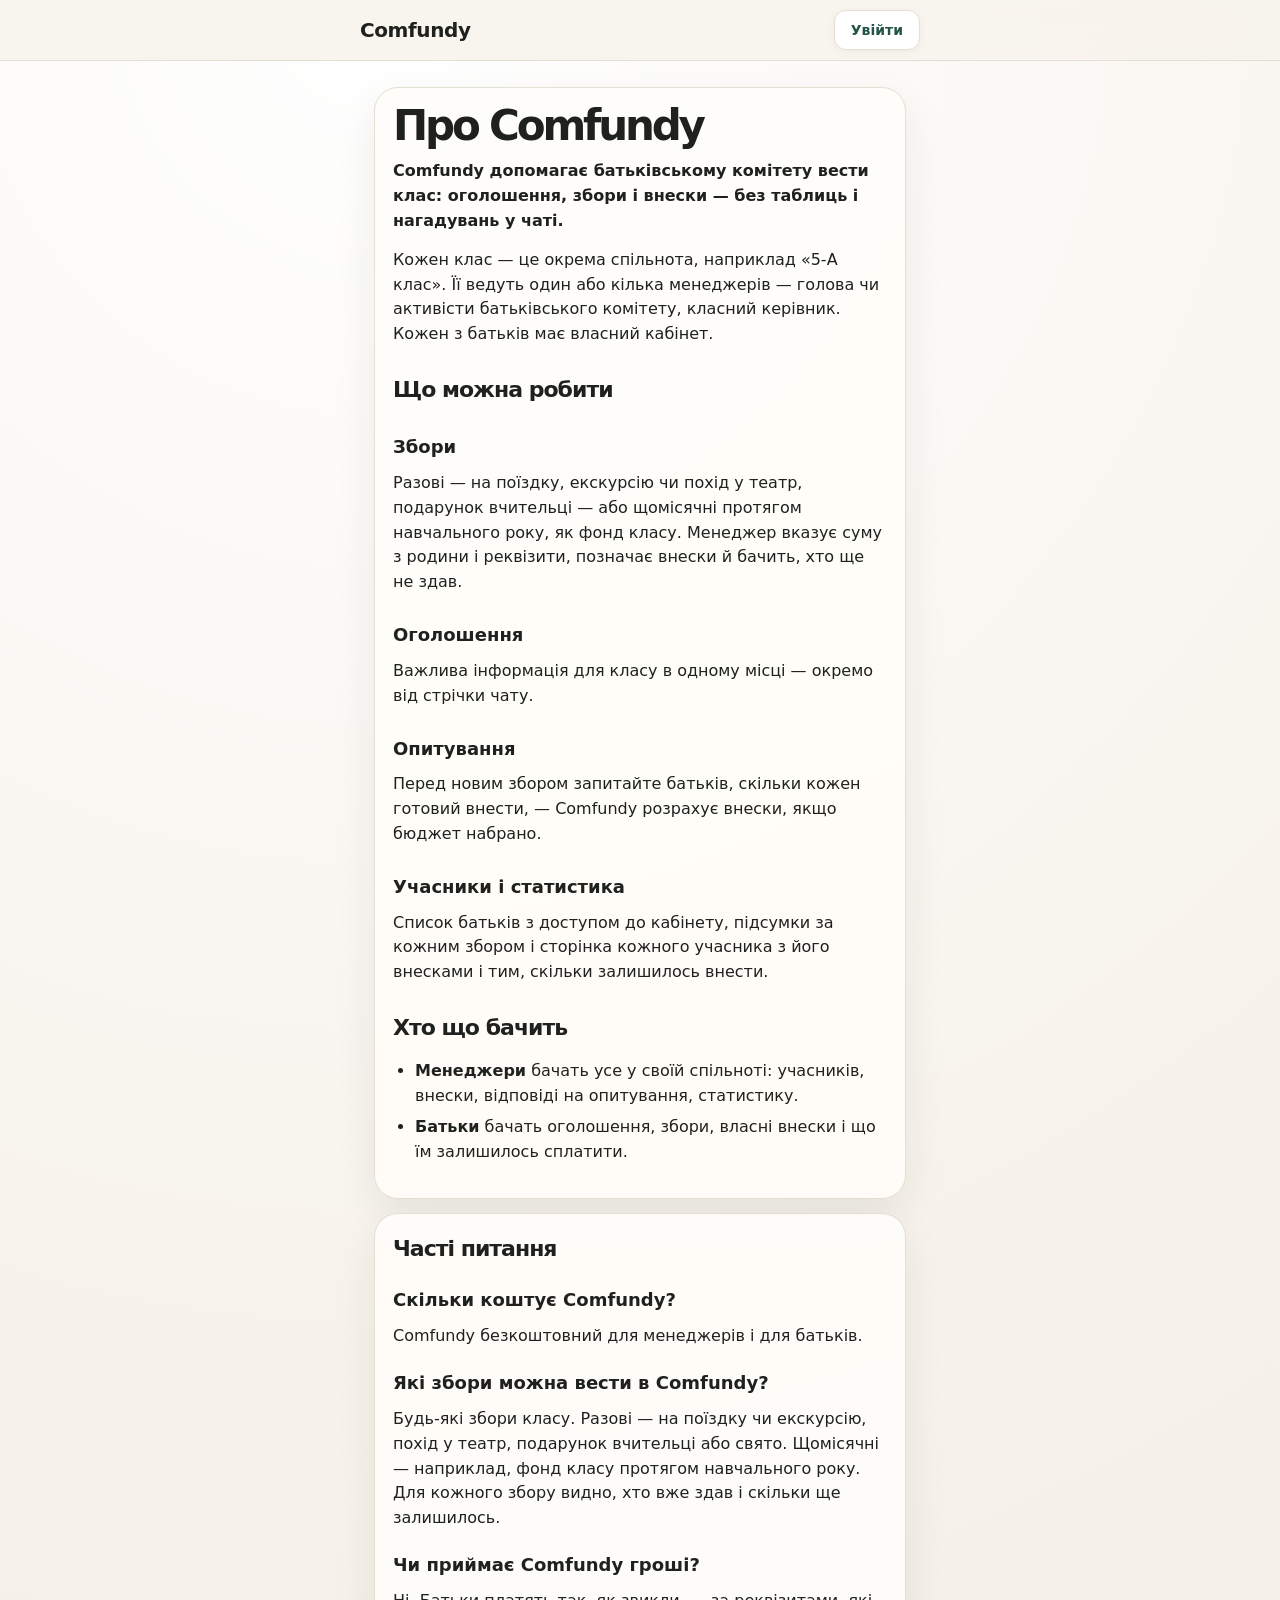
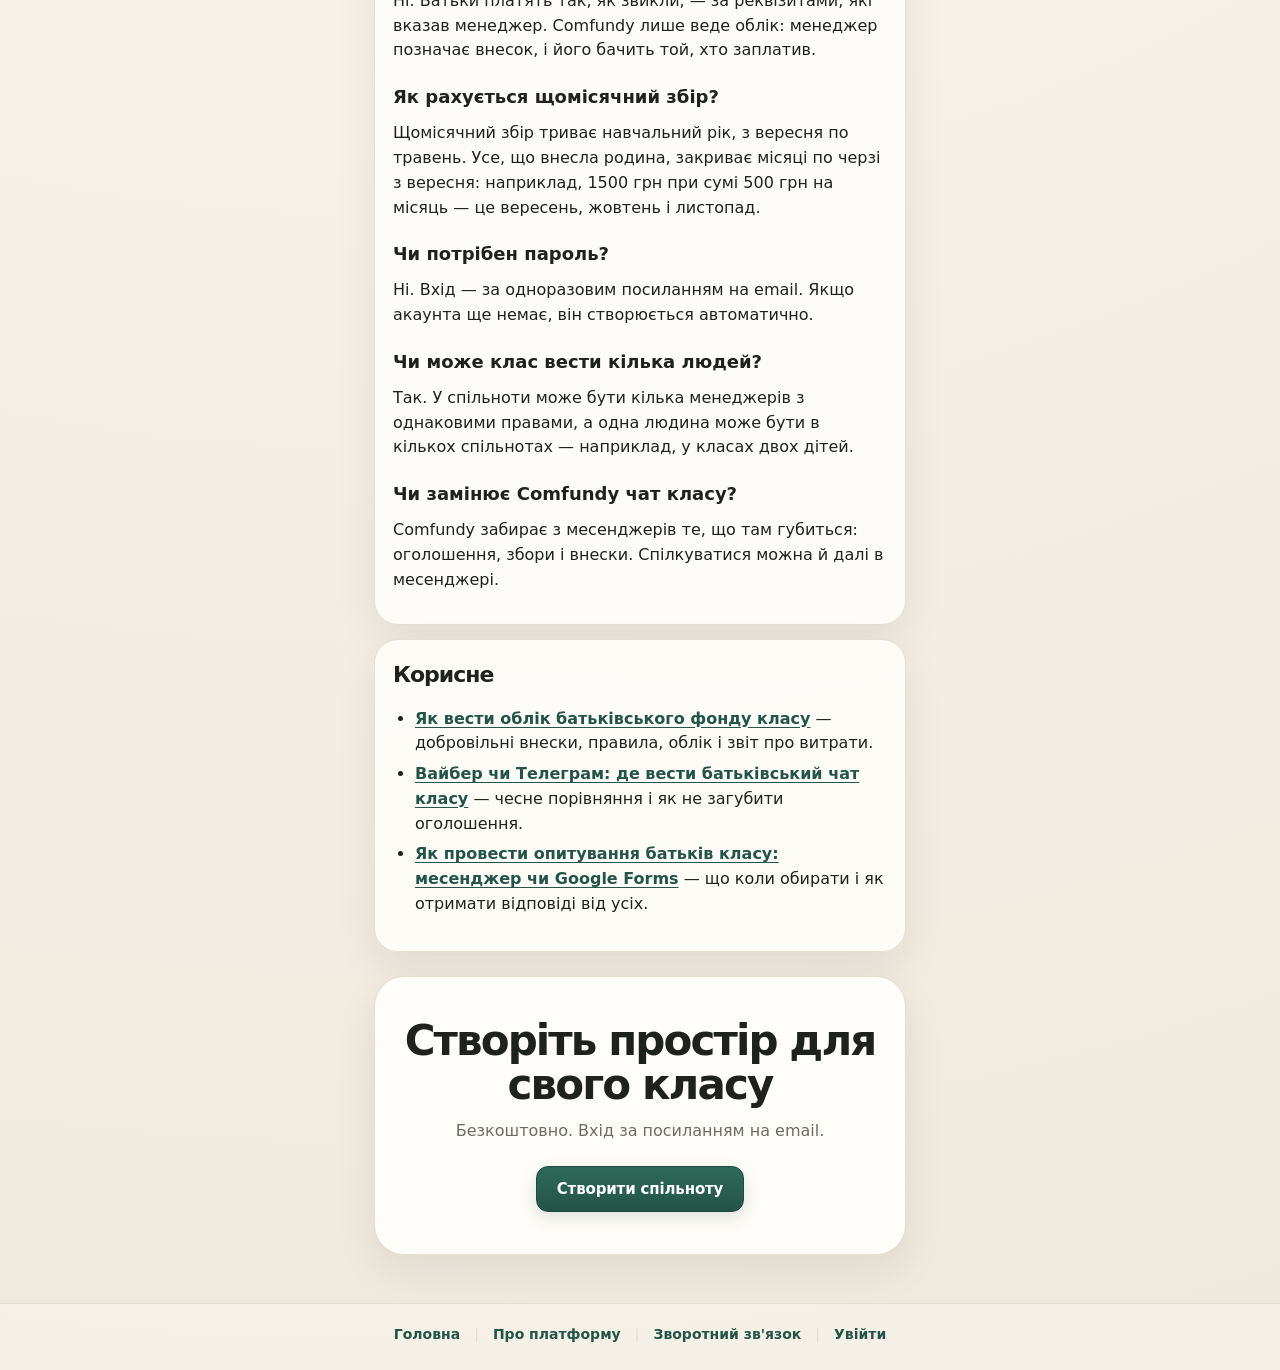
<file: about/index.html>
<!doctype html>
<html lang="uk">
<head>
  <meta charset="utf-8">
  <meta http-equiv="Content-Security-Policy" content="default-src 'self'; script-src 'self' 'unsafe-inline' https://cdn.jsdelivr.net https://gc.zgo.at; connect-src 'self' https://rcnyixakafcpmigojfhe.supabase.co wss://rcnyixakafcpmigojfhe.supabase.co https://comfundy.goatcounter.com; img-src 'self' data:; style-src 'self' 'unsafe-inline'; font-src 'self'; manifest-src 'self'; object-src 'none'; base-uri 'self'; form-action 'self'">
  <meta name="viewport" content="width=device-width,initial-scale=1,viewport-fit=cover">
  <meta name="theme-color" content="#245447">
  <title>Про Comfundy — як батьківському комітету вести збори, внески й оголошення</title>
  <meta name="description" content="Що вміє Comfundy, хто що бачить і відповіді на часті питання: які збори можна вести, скільки коштує, як рахується щомісячний збір.">
  <link rel="icon" href="/favicon.ico" sizes="48x48">
  <link rel="icon" href="/assets/icons/icon.svg" type="image/svg+xml">
  <link rel="apple-touch-icon" href="/assets/icons/apple-touch-icon.png">
  <link rel="manifest" href="/manifest.webmanifest">
  <link rel="canonical" href="https://comfundy.com/about/">
  <meta property="og:type" content="website">
  <meta property="og:locale" content="uk_UA">
  <meta property="og:site_name" content="Comfundy">
  <meta property="og:title" content="Про Comfundy — збори, внески й оголошення батьківського комітету">
  <meta property="og:description" content="Що вміє Comfundy, хто що бачить і відповіді на часті питання. Безкоштовно.">
  <meta property="og:url" content="https://comfundy.com/about/">
  <meta property="og:image" content="https://comfundy.com/assets/og-image.jpg">
  <meta name="twitter:card" content="summary_large_image">
  <script type="application/ld+json">
  {
    "@context": "https://schema.org",
    "@type": "FAQPage",
    "mainEntity": [
      { "@type": "Question", "name": "Скільки коштує Comfundy?",
        "acceptedAnswer": { "@type": "Answer", "text": "Comfundy безкоштовний для менеджерів і для батьків." } },
      { "@type": "Question", "name": "Які збори можна вести в Comfundy?",
        "acceptedAnswer": { "@type": "Answer", "text": "Будь-які збори класу. Разові — на поїздку чи екскурсію, похід у театр, подарунок вчительці або свято. Щомісячні — наприклад, фонд класу протягом навчального року. Для кожного збору видно, хто вже здав і скільки ще залишилось." } },
      { "@type": "Question", "name": "Чи приймає Comfundy гроші?",
        "acceptedAnswer": { "@type": "Answer", "text": "Ні. Батьки платять так, як звикли, — за реквізитами, які вказав менеджер. Comfundy лише веде облік: менеджер позначає внесок, і його бачить той, хто заплатив." } },
      { "@type": "Question", "name": "Як рахується щомісячний збір?",
        "acceptedAnswer": { "@type": "Answer", "text": "Щомісячний збір триває навчальний рік, з вересня по травень. Усе, що внесла родина, закриває місяці по черзі з вересня: наприклад, 1500 грн при сумі 500 грн на місяць — це вересень, жовтень і листопад." } },
      { "@type": "Question", "name": "Чи потрібен пароль?",
        "acceptedAnswer": { "@type": "Answer", "text": "Ні. Вхід — за одноразовим посиланням на email. Якщо акаунта ще немає, він створюється автоматично." } },
      { "@type": "Question", "name": "Чи може клас вести кілька людей?",
        "acceptedAnswer": { "@type": "Answer", "text": "Так. У спільноти може бути кілька менеджерів з однаковими правами, а одна людина може бути в кількох спільнотах — наприклад, у класах двох дітей." } },
      { "@type": "Question", "name": "Чи замінює Comfundy чат класу?",
        "acceptedAnswer": { "@type": "Answer", "text": "Comfundy забирає з месенджерів те, що там губиться: оголошення, збори і внески. Спілкуватися можна й далі в месенджері." } }
    ]
  }
  </script>
  <link rel="stylesheet" href="/css/styles.css?v=0.4.2-r49">
  <script src="/js/analytics.js?v=0.4.2-r49"></script>
  <script data-goatcounter="https://comfundy.goatcounter.com/count" async src="https://gc.zgo.at/count.js"></script>
</head>
<body>
  <div class="topbar">
    <div class="topbar-inner">
      <div class="topbar-left"><a class="brand brand-link" href="/" aria-label="Comfundy — на головну">Comfundy</a></div>
      <a class="topbar-login" href="/#/login">Увійти</a>
    </div>
  </div>
  <main class="app">
    <article class="card info-card">
      <h1 class="info-title">Про Comfundy</h1>
      <p><strong>Comfundy допомагає батьківському комітету вести клас: оголошення, збори і внески — без таблиць і нагадувань у чаті.</strong></p>
      <p>Кожен клас — це окрема спільнота, наприклад «5-А клас». Її ведуть один або кілька менеджерів — голова чи активісти батьківського комітету, класний керівник. Кожен з батьків має власний кабінет.</p>

      <h2>Що можна робити</h2>
      <h3>Збори</h3>
      <p>Разові — на поїздку, екскурсію чи похід у театр, подарунок вчительці — або щомісячні протягом навчального року, як фонд класу. Менеджер вказує суму з родини і реквізити, позначає внески й бачить, хто ще не здав.</p>
      <h3>Оголошення</h3>
      <p>Важлива інформація для класу в одному місці — окремо від стрічки чату.</p>
      <h3>Опитування</h3>
      <p>Перед новим збором запитайте батьків, скільки кожен готовий внести, — Comfundy розрахує внески, якщо бюджет набрано.</p>
      <h3>Учасники і статистика</h3>
      <p>Список батьків з доступом до кабінету, підсумки за кожним збором і сторінка кожного учасника з його внесками і тим, скільки залишилось внести.</p>

      <h2>Хто що бачить</h2>
      <ul>
        <li><strong>Менеджери</strong> бачать усе у своїй спільноті: учасників, внески, відповіді на опитування, статистику.</li>
        <li><strong>Батьки</strong> бачать оголошення, збори, власні внески і що їм залишилось сплатити.</li>
      </ul>
    </article>

    <section class="card info-card faq">
      <h2>Часті питання</h2>
      <h3>Скільки коштує Comfundy?</h3>
      <p>Comfundy безкоштовний для менеджерів і для батьків.</p>
      <h3>Які збори можна вести в Comfundy?</h3>
      <p>Будь-які збори класу. Разові — на поїздку чи екскурсію, похід у театр, подарунок вчительці або свято. Щомісячні — наприклад, фонд класу протягом навчального року. Для кожного збору видно, хто вже здав і скільки ще залишилось.</p>
      <h3>Чи приймає Comfundy гроші?</h3>
      <p>Ні. Батьки платять так, як звикли, — за реквізитами, які вказав менеджер. Comfundy лише веде облік: менеджер позначає внесок, і його бачить той, хто заплатив.</p>
      <h3>Як рахується щомісячний збір?</h3>
      <p>Щомісячний збір триває навчальний рік, з вересня по травень. Усе, що внесла родина, закриває місяці по черзі з вересня: наприклад, 1500 грн при сумі 500 грн на місяць — це вересень, жовтень і листопад.</p>
      <h3>Чи потрібен пароль?</h3>
      <p>Ні. Вхід — за одноразовим посиланням на email. Якщо акаунта ще немає, він створюється автоматично.</p>
      <h3>Чи може клас вести кілька людей?</h3>
      <p>Так. У спільноти може бути кілька менеджерів з однаковими правами, а одна людина може бути в кількох спільнотах — наприклад, у класах двох дітей.</p>
      <h3>Чи замінює Comfundy чат класу?</h3>
      <p>Comfundy забирає з месенджерів те, що там губиться: оголошення, збори і внески. Спілкуватися можна й далі в месенджері.</p>
    </section>

    <section class="card info-card">
      <h2>Корисне</h2>
      <ul>
        <li><a href="/fond-klasu/">Як вести облік батьківського фонду класу</a> — добровільні внески, правила, облік і звіт про витрати.</li>
        <li><a href="/viber-chy-telegram/">Вайбер чи Телеграм: де вести батьківський чат класу</a> — чесне порівняння і як не загубити оголошення.</li>
        <li><a href="/opytuvannia-batkiv/">Як провести опитування батьків класу: месенджер чи Google Forms</a> — що коли обирати і як отримати відповіді від усіх.</li>
      </ul>
    </section>

    <section class="landing-cta info-cta">
      <h2>Створіть простір для свого класу</h2>
      <p>Безкоштовно. Вхід за посиланням на email.</p>
      <a class="landing-create" href="/#/communities/new">Створити спільноту</a>
    </section>
  </main>
  <footer class="footer">
    <nav class="footer-inner" aria-label="Навігація">
      <a class="footer-link" href="/">Головна</a>
      <span class="footer-separator">|</span>
      <a class="footer-link" href="/about/" aria-current="page">Про платформу</a>
      <span class="footer-separator">|</span>
      <a class="footer-link" href="/#/feedback">Зворотний зв'язок</a>
      <span class="footer-separator">|</span>
      <a class="footer-link" href="/#/login">Увійти</a>
    </nav>
  </footer>
</body>
</html>
</file>
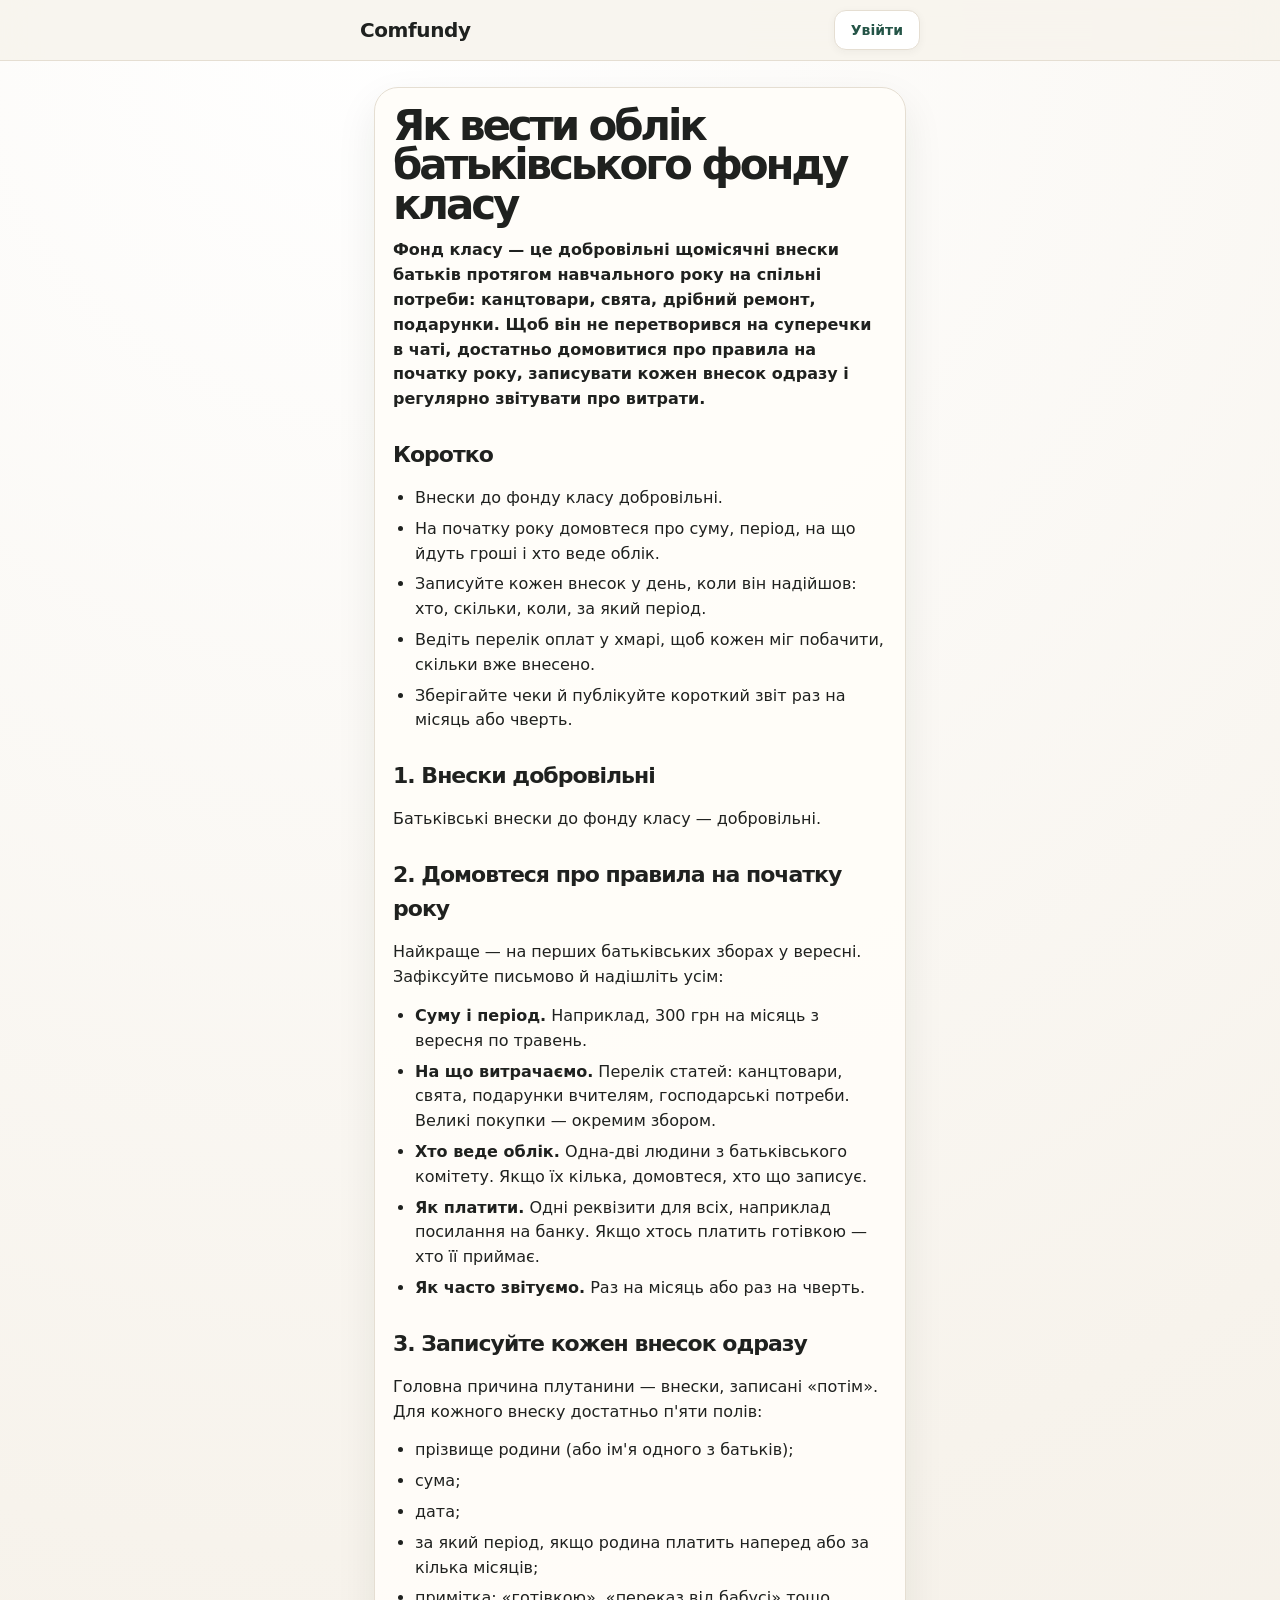
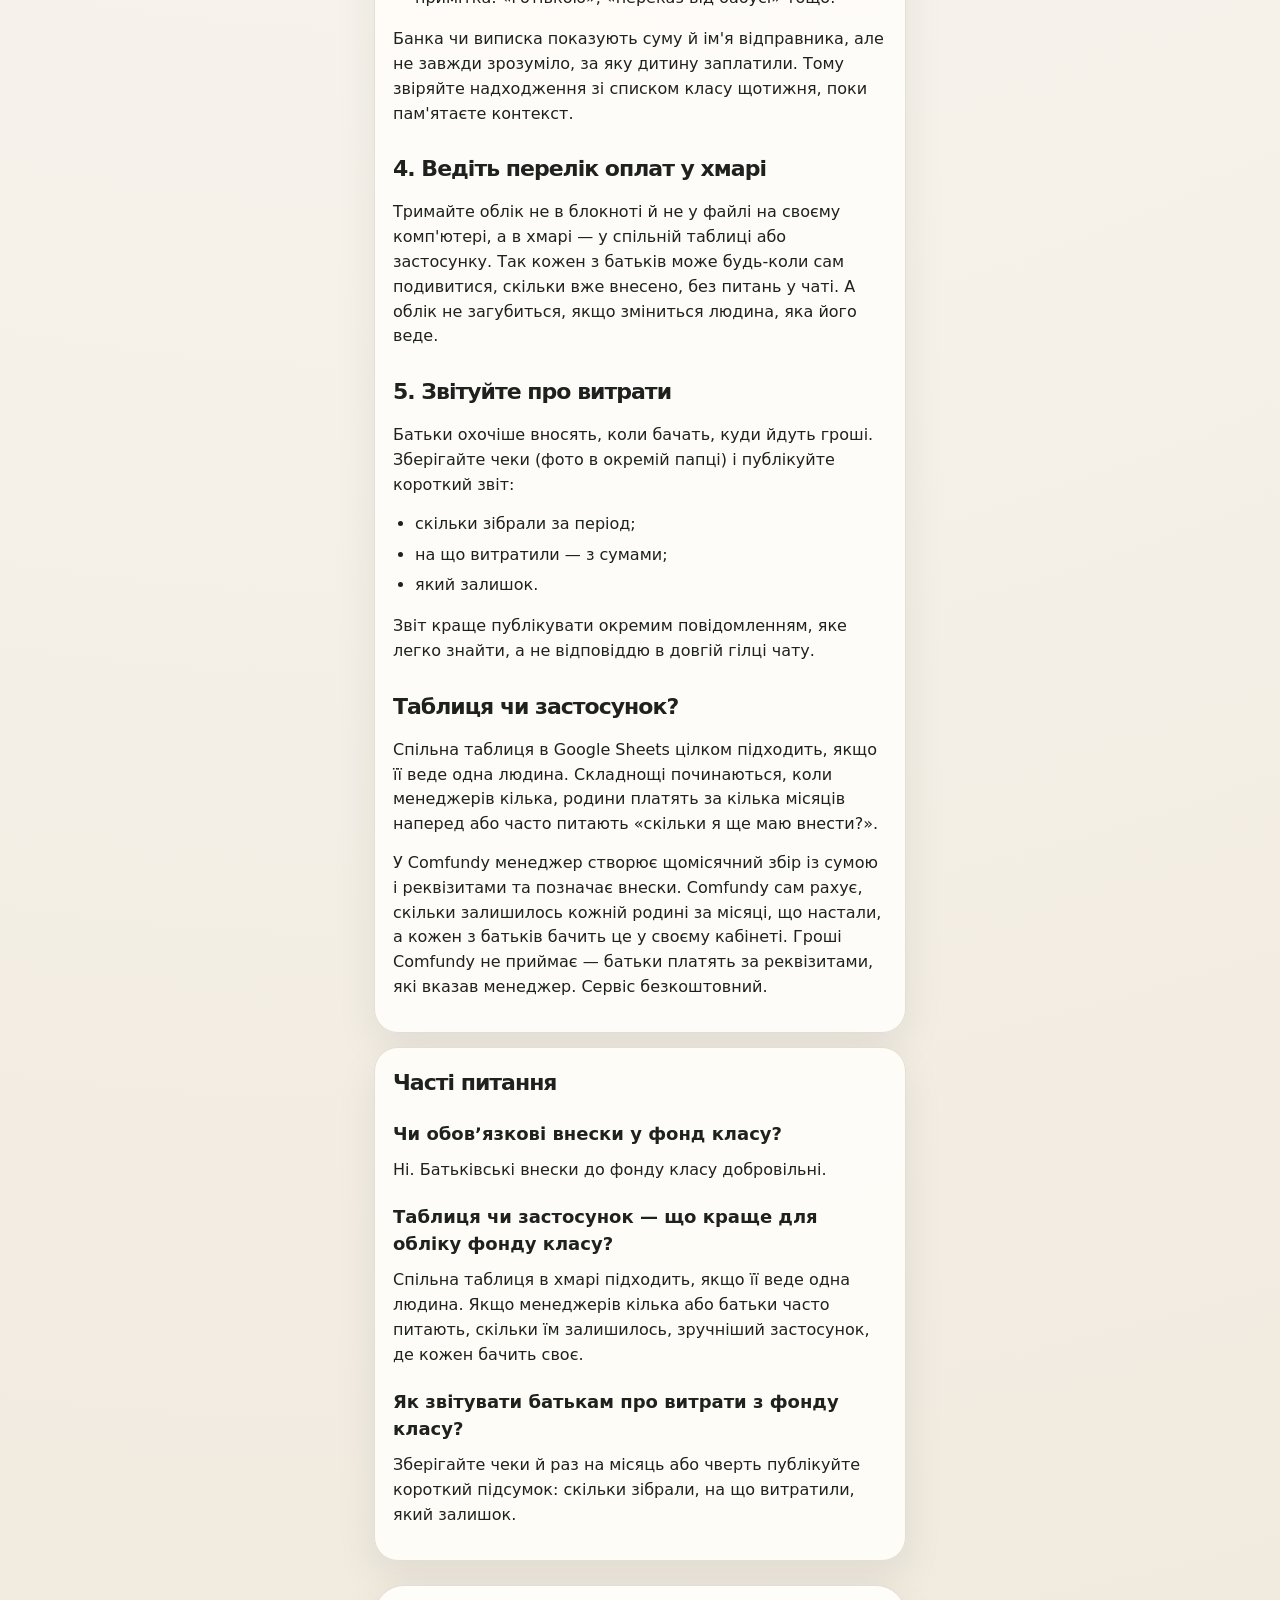
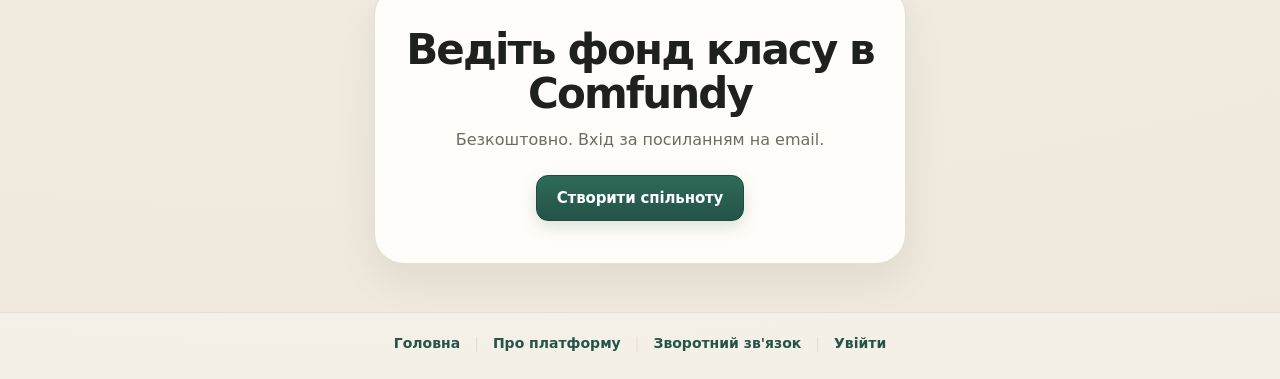
<file: fond-klasu/index.html>
<!doctype html>
<html lang="uk">
<head>
  <meta charset="utf-8">
  <meta http-equiv="Content-Security-Policy" content="default-src 'self'; script-src 'self' 'unsafe-inline' https://cdn.jsdelivr.net https://gc.zgo.at; connect-src 'self' https://rcnyixakafcpmigojfhe.supabase.co wss://rcnyixakafcpmigojfhe.supabase.co https://comfundy.goatcounter.com; img-src 'self' data:; style-src 'self' 'unsafe-inline'; font-src 'self'; manifest-src 'self'; object-src 'none'; base-uri 'self'; form-action 'self'">
  <meta name="viewport" content="width=device-width,initial-scale=1,viewport-fit=cover">
  <meta name="theme-color" content="#245447">
  <title>Як вести облік батьківського фонду класу — покроково</title>
  <meta name="description" content="Як батьківському комітету вести фонд класу: добровільні внески, правила на початку року, облік кожного внеску і звіт про витрати.">
  <link rel="icon" href="/favicon.ico" sizes="48x48">
  <link rel="icon" href="/assets/icons/icon.svg" type="image/svg+xml">
  <link rel="apple-touch-icon" href="/assets/icons/apple-touch-icon.png">
  <link rel="manifest" href="/manifest.webmanifest">
  <link rel="canonical" href="https://comfundy.com/fond-klasu/">
  <meta property="og:type" content="article">
  <meta property="og:locale" content="uk_UA">
  <meta property="og:site_name" content="Comfundy">
  <meta property="og:title" content="Як вести облік батьківського фонду класу">
  <meta property="og:description" content="Добровільні внески, правила на початку року, облік внесків і звіт про витрати.">
  <meta property="og:url" content="https://comfundy.com/fond-klasu/">
  <meta property="og:image" content="https://comfundy.com/assets/og-image.jpg">
  <meta name="twitter:card" content="summary_large_image">
  <script type="application/ld+json">
  {
    "@context": "https://schema.org",
    "@graph": [
      {
        "@type": "Article",
        "headline": "Як вести облік батьківського фонду класу",
        "description": "Як батьківському комітету вести фонд класу: добровільні внески, правила, облік внесків, звіт про витрати.",
        "inLanguage": "uk",
        "datePublished": "2026-10-19",
        "dateModified": "2026-10-19",
        "mainEntityOfPage": "https://comfundy.com/fond-klasu/",
        "image": "https://comfundy.com/assets/og-image.jpg",
        "author": { "@type": "Organization", "name": "Comfundy", "url": "https://comfundy.com/" },
        "publisher": { "@type": "Organization", "name": "Comfundy", "url": "https://comfundy.com/" }
      },
      {
        "@type": "FAQPage",
        "mainEntity": [
          { "@type": "Question", "name": "Чи обовʼязкові внески у фонд класу?",
            "acceptedAnswer": { "@type": "Answer", "text": "Ні. Батьківські внески до фонду класу добровільні." } },
          { "@type": "Question", "name": "Таблиця чи застосунок — що краще для обліку фонду класу?",
            "acceptedAnswer": { "@type": "Answer", "text": "Спільна таблиця в хмарі підходить, якщо її веде одна людина. Якщо менеджерів кілька або батьки часто питають, скільки їм залишилось, зручніший застосунок, де кожен бачить своє." } },
          { "@type": "Question", "name": "Як звітувати батькам про витрати з фонду класу?",
            "acceptedAnswer": { "@type": "Answer", "text": "Зберігайте чеки й раз на місяць або чверть публікуйте короткий підсумок: скільки зібрали, на що витратили, який залишок." } }
        ]
      }
    ]
  }
  </script>
  <link rel="stylesheet" href="/css/styles.css?v=0.4.2-r49">
  <script src="/js/analytics.js?v=0.4.2-r49"></script>
  <script data-goatcounter="https://comfundy.goatcounter.com/count" async src="https://gc.zgo.at/count.js"></script>
</head>
<body>
  <div class="topbar">
    <div class="topbar-inner">
      <div class="topbar-left"><a class="brand brand-link" href="/" aria-label="Comfundy — на головну">Comfundy</a></div>
      <a class="topbar-login" href="/#/login">Увійти</a>
    </div>
  </div>
  <main class="app">
    <article class="card info-card">
      <h1 class="info-title">Як вести облік батьківського фонду класу</h1>
      <p><strong>Фонд класу — це добровільні щомісячні внески батьків протягом навчального року на спільні потреби: канцтовари, свята, дрібний ремонт, подарунки. Щоб він не перетворився на суперечки в чаті, достатньо домовитися про правила на початку року, записувати кожен внесок одразу і регулярно звітувати про витрати.</strong></p>

      <h2>Коротко</h2>
      <ul>
        <li>Внески до фонду класу добровільні.</li>
        <li>На початку року домовтеся про суму, період, на що йдуть гроші і хто веде облік.</li>
        <li>Записуйте кожен внесок у день, коли він надійшов: хто, скільки, коли, за який період.</li>
        <li>Ведіть перелік оплат у хмарі, щоб кожен міг побачити, скільки вже внесено.</li>
        <li>Зберігайте чеки й публікуйте короткий звіт раз на місяць або чверть.</li>
      </ul>

      <h2>1. Внески добровільні</h2>
      <p>Батьківські внески до фонду класу — добровільні.</p>

      <h2>2. Домовтеся про правила на початку року</h2>
      <p>Найкраще — на перших батьківських зборах у вересні. Зафіксуйте письмово й надішліть усім:</p>
      <ul>
        <li><strong>Суму і період.</strong> Наприклад, 300 грн на місяць з вересня по травень.</li>
        <li><strong>На що витрачаємо.</strong> Перелік статей: канцтовари, свята, подарунки вчителям, господарські потреби. Великі покупки — окремим збором.</li>
        <li><strong>Хто веде облік.</strong> Одна-дві людини з батьківського комітету. Якщо їх кілька, домовтеся, хто що записує.</li>
        <li><strong>Як платити.</strong> Одні реквізити для всіх, наприклад посилання на банку. Якщо хтось платить готівкою — хто її приймає.</li>
        <li><strong>Як часто звітуємо.</strong> Раз на місяць або раз на чверть.</li>
      </ul>

      <h2>3. Записуйте кожен внесок одразу</h2>
      <p>Головна причина плутанини — внески, записані «потім». Для кожного внеску достатньо п'яти полів:</p>
      <ul>
        <li>прізвище родини (або ім'я одного з батьків);</li>
        <li>сума;</li>
        <li>дата;</li>
        <li>за який період, якщо родина платить наперед або за кілька місяців;</li>
        <li>примітка: «готівкою», «переказ від бабусі» тощо.</li>
      </ul>
      <p>Банка чи виписка показують суму й ім'я відправника, але не завжди зрозуміло, за яку дитину заплатили. Тому звіряйте надходження зі списком класу щотижня, поки пам'ятаєте контекст.</p>

      <h2>4. Ведіть перелік оплат у хмарі</h2>
      <p>Тримайте облік не в блокноті й не у файлі на своєму комп'ютері, а в хмарі — у спільній таблиці або застосунку. Так кожен з батьків може будь-коли сам подивитися, скільки вже внесено, без питань у чаті. А облік не загубиться, якщо зміниться людина, яка його веде.</p>

      <h2>5. Звітуйте про витрати</h2>
      <p>Батьки охочіше вносять, коли бачать, куди йдуть гроші. Зберігайте чеки (фото в окремій папці) і публікуйте короткий звіт:</p>
      <ul>
        <li>скільки зібрали за період;</li>
        <li>на що витратили — з сумами;</li>
        <li>який залишок.</li>
      </ul>
      <p>Звіт краще публікувати окремим повідомленням, яке легко знайти, а не відповіддю в довгій гілці чату.</p>

      <h2>Таблиця чи застосунок?</h2>
      <p>Спільна таблиця в Google Sheets цілком підходить, якщо її веде одна людина. Складнощі починаються, коли менеджерів кілька, родини платять за кілька місяців наперед або часто питають «скільки я ще маю внести?».</p>
      <p>У Comfundy менеджер створює щомісячний збір із сумою і реквізитами та позначає внески. Comfundy сам рахує, скільки залишилось кожній родині за місяці, що настали, а кожен з батьків бачить це у своєму кабінеті. Гроші Comfundy не приймає — батьки платять за реквізитами, які вказав менеджер. Сервіс безкоштовний.</p>
    </article>

    <section class="card info-card faq">
      <h2>Часті питання</h2>
      <h3>Чи обовʼязкові внески у фонд класу?</h3>
      <p>Ні. Батьківські внески до фонду класу добровільні.</p>
      <h3>Таблиця чи застосунок — що краще для обліку фонду класу?</h3>
      <p>Спільна таблиця в хмарі підходить, якщо її веде одна людина. Якщо менеджерів кілька або батьки часто питають, скільки їм залишилось, зручніший застосунок, де кожен бачить своє.</p>
      <h3>Як звітувати батькам про витрати з фонду класу?</h3>
      <p>Зберігайте чеки й раз на місяць або чверть публікуйте короткий підсумок: скільки зібрали, на що витратили, який залишок.</p>
    </section>

    <section class="landing-cta info-cta">
      <h2>Ведіть фонд класу в Comfundy</h2>
      <p>Безкоштовно. Вхід за посиланням на email.</p>
      <a class="landing-create" href="/#/communities/new">Створити спільноту</a>
    </section>
  </main>
  <footer class="footer">
    <nav class="footer-inner" aria-label="Навігація">
      <a class="footer-link" href="/">Головна</a>
      <span class="footer-separator">|</span>
      <a class="footer-link" href="/about/">Про платформу</a>
      <span class="footer-separator">|</span>
      <a class="footer-link" href="/#/feedback">Зворотний зв'язок</a>
      <span class="footer-separator">|</span>
      <a class="footer-link" href="/#/login">Увійти</a>
    </nav>
  </footer>
</body>
</html>
</file>
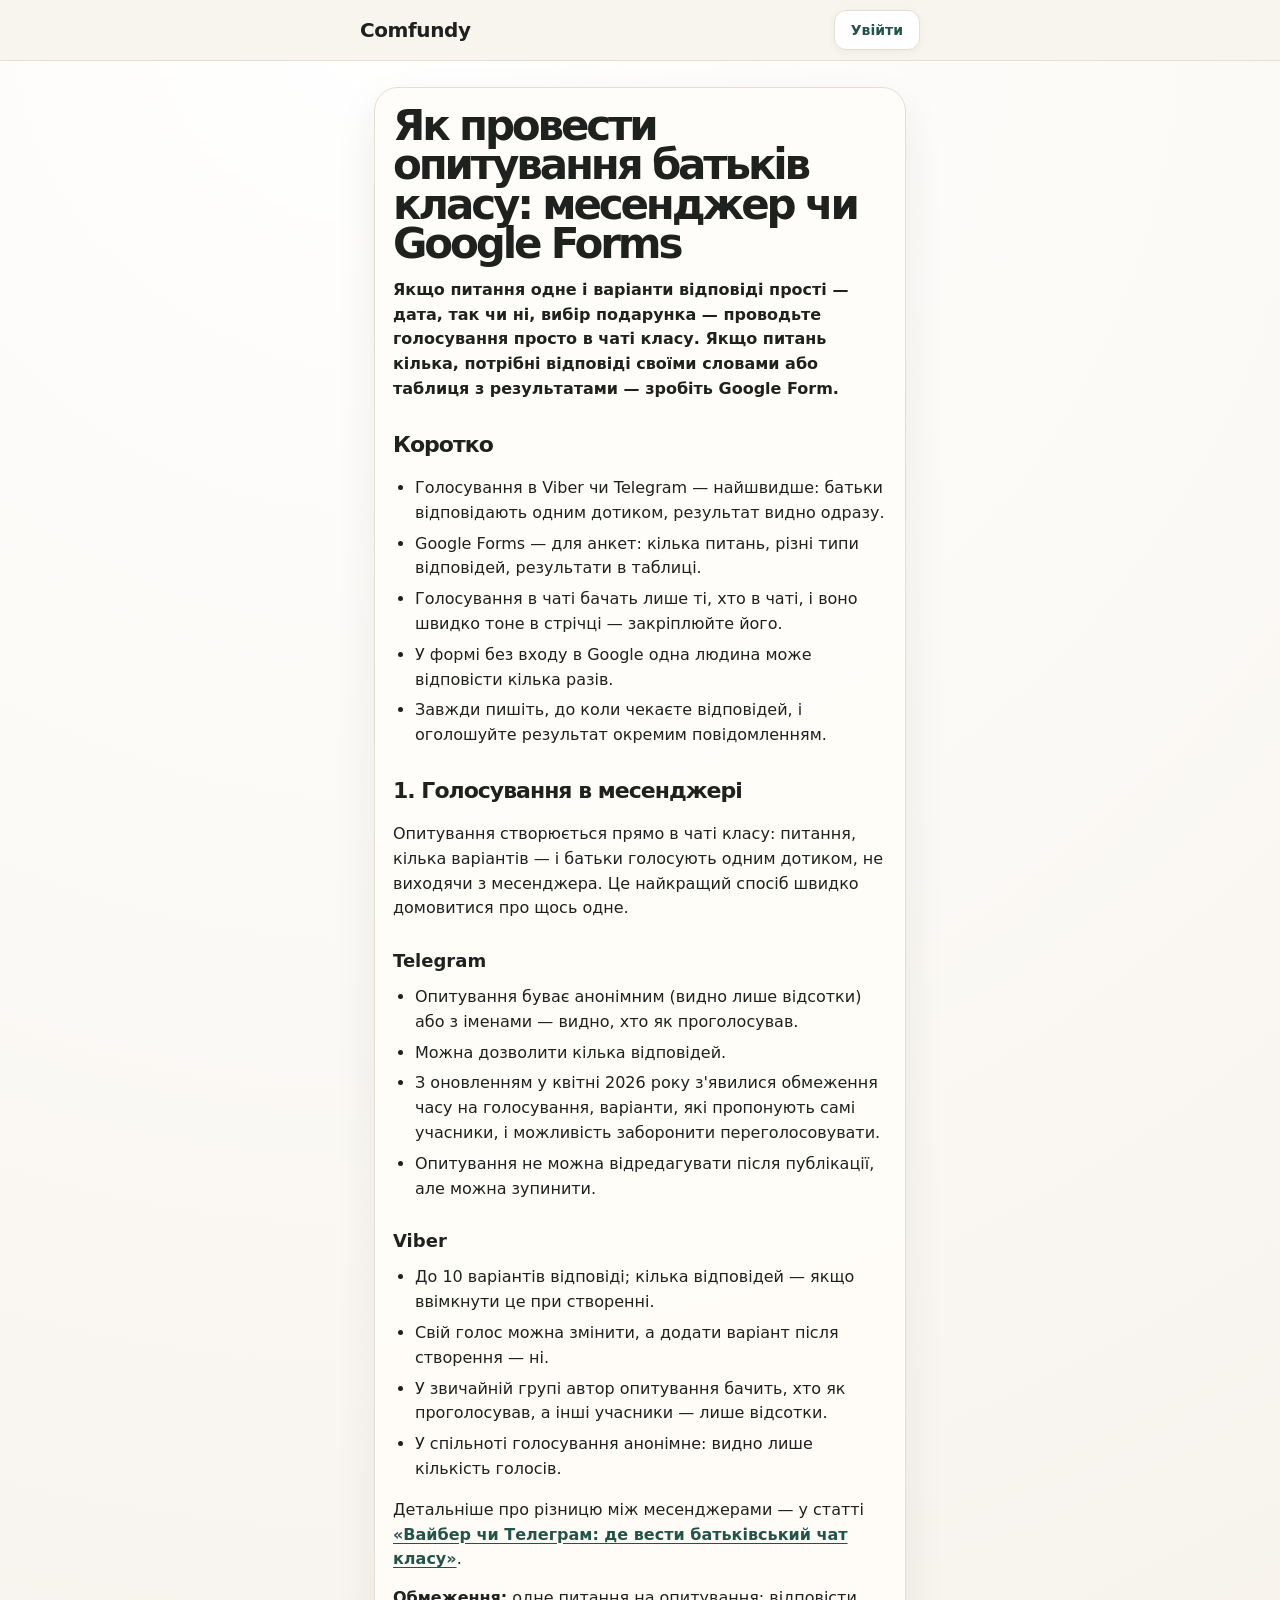
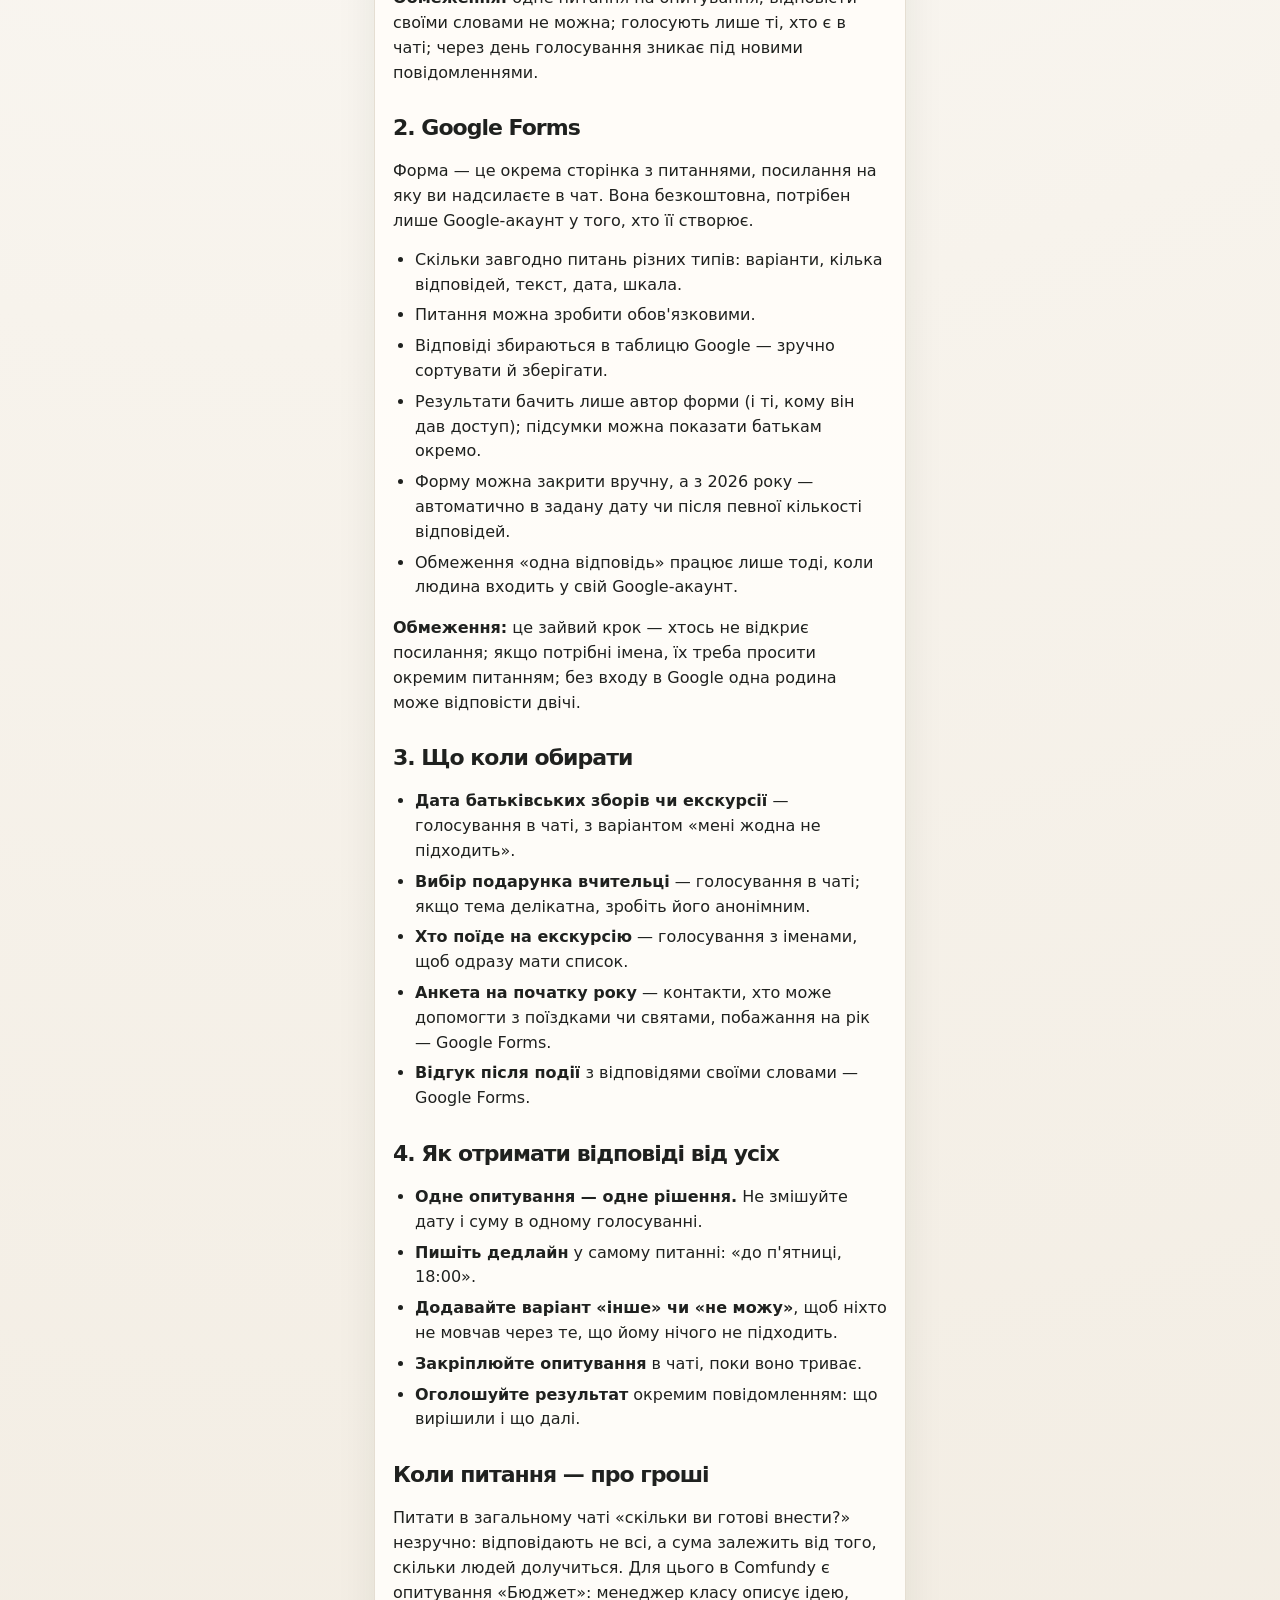
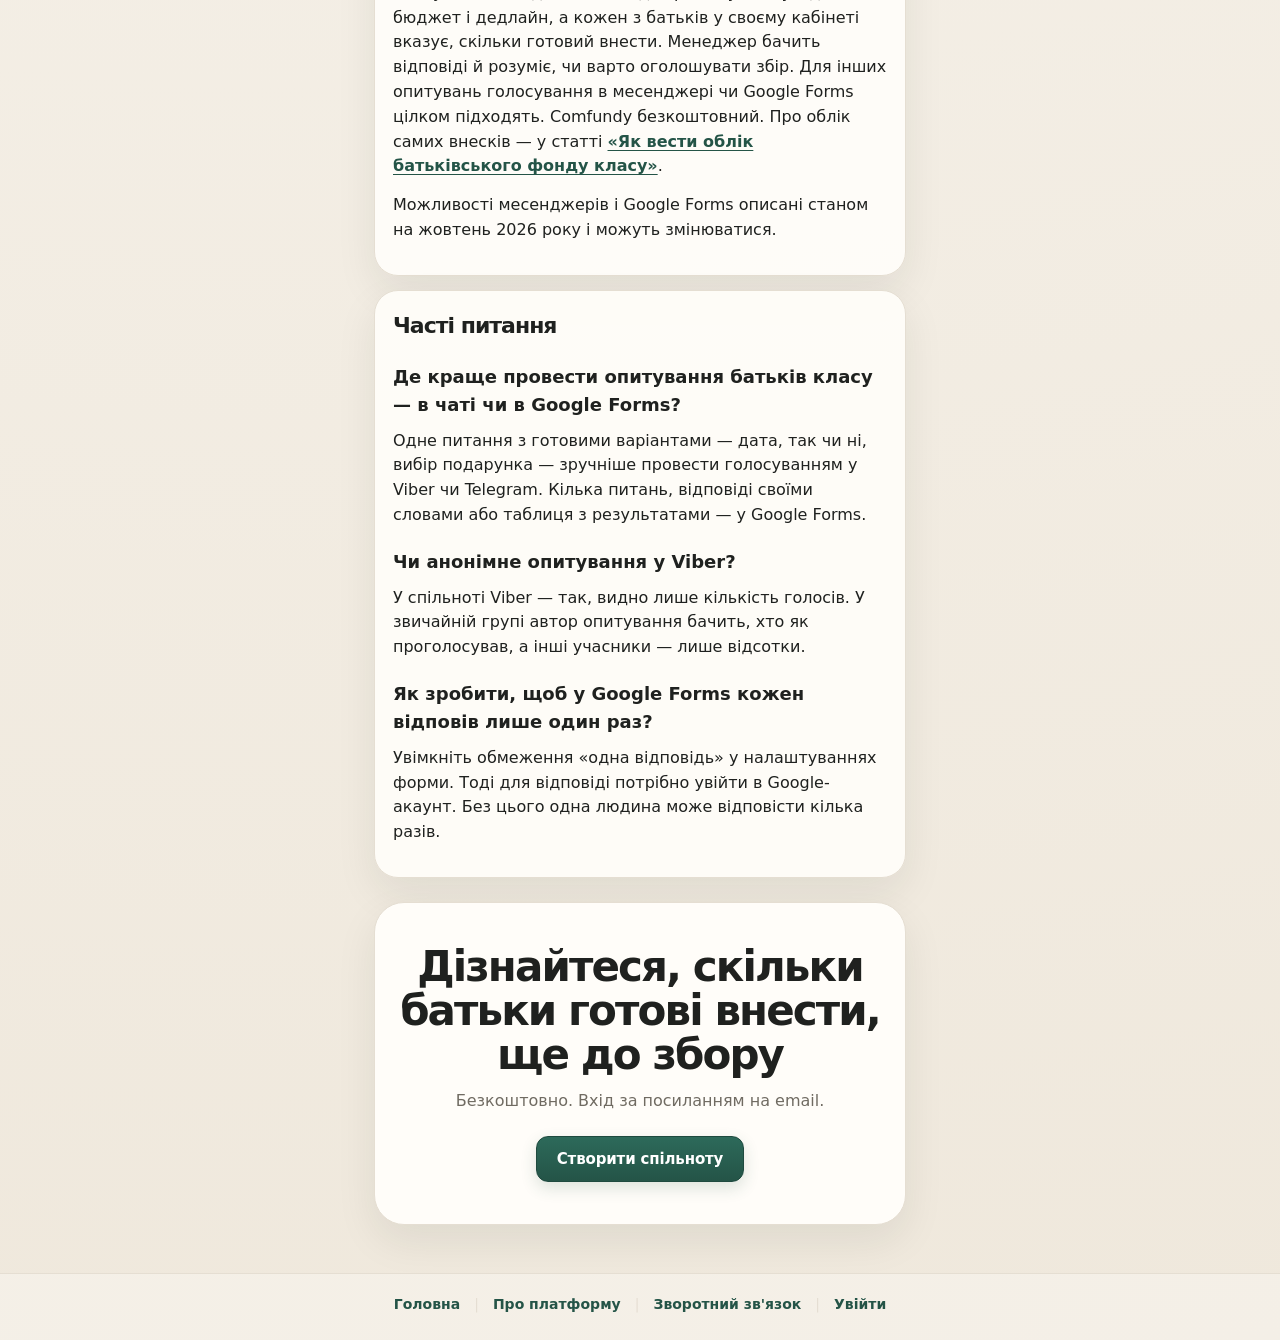
<file: opytuvannia-batkiv/index.html>
<!doctype html>
<html lang="uk">
<head>
  <meta charset="utf-8">
  <meta http-equiv="Content-Security-Policy" content="default-src 'self'; script-src 'self' 'unsafe-inline' https://cdn.jsdelivr.net https://gc.zgo.at; connect-src 'self' https://rcnyixakafcpmigojfhe.supabase.co wss://rcnyixakafcpmigojfhe.supabase.co https://comfundy.goatcounter.com; img-src 'self' data:; style-src 'self' 'unsafe-inline'; font-src 'self'; manifest-src 'self'; object-src 'none'; base-uri 'self'; form-action 'self'">
  <meta name="viewport" content="width=device-width,initial-scale=1,viewport-fit=cover">
  <meta name="theme-color" content="#245447">
  <title>Як провести опитування батьків класу: месенджер чи Google Forms</title>
  <meta name="description" content="Опитування батьків класу: коли достатньо голосування у Viber чи Telegram, а коли краще Google Forms. Порівняння, приклади і поради.">
  <link rel="icon" href="/favicon.ico" sizes="48x48">
  <link rel="icon" href="/assets/icons/icon.svg" type="image/svg+xml">
  <link rel="apple-touch-icon" href="/assets/icons/apple-touch-icon.png">
  <link rel="manifest" href="/manifest.webmanifest">
  <link rel="canonical" href="https://comfundy.com/opytuvannia-batkiv/">
  <meta property="og:type" content="article">
  <meta property="og:locale" content="uk_UA">
  <meta property="og:site_name" content="Comfundy">
  <meta property="og:title" content="Як провести опитування батьків класу: месенджер чи Google Forms">
  <meta property="og:description" content="Коли достатньо голосування в чаті, а коли краще Google Forms: порівняння і поради для батьківського комітету.">
  <meta property="og:url" content="https://comfundy.com/opytuvannia-batkiv/">
  <meta property="og:image" content="https://comfundy.com/assets/og-image.jpg">
  <meta name="twitter:card" content="summary_large_image">
  <script type="application/ld+json">
  {
    "@context": "https://schema.org",
    "@graph": [
      {
        "@type": "Article",
        "headline": "Як провести опитування батьків класу: месенджер чи Google Forms",
        "description": "Коли достатньо голосування у Viber чи Telegram, а коли краще Google Forms: порівняння, приклади і поради для батьківського комітету.",
        "inLanguage": "uk",
        "datePublished": "2026-10-19",
        "dateModified": "2026-10-19",
        "mainEntityOfPage": "https://comfundy.com/opytuvannia-batkiv/",
        "image": "https://comfundy.com/assets/og-image.jpg",
        "author": { "@type": "Organization", "name": "Comfundy", "url": "https://comfundy.com/" },
        "publisher": { "@type": "Organization", "name": "Comfundy", "url": "https://comfundy.com/" }
      },
      {
        "@type": "FAQPage",
        "mainEntity": [
          { "@type": "Question", "name": "Де краще провести опитування батьків класу — в чаті чи в Google Forms?",
            "acceptedAnswer": { "@type": "Answer", "text": "Одне питання з готовими варіантами — дата, так чи ні, вибір подарунка — зручніше провести голосуванням у Viber чи Telegram. Кілька питань, відповіді своїми словами або таблиця з результатами — у Google Forms." } },
          { "@type": "Question", "name": "Чи анонімне опитування у Viber?",
            "acceptedAnswer": { "@type": "Answer", "text": "У спільноті Viber — так, видно лише кількість голосів. У звичайній групі автор опитування бачить, хто як проголосував, а інші учасники — лише відсотки." } },
          { "@type": "Question", "name": "Як зробити, щоб у Google Forms кожен відповів лише один раз?",
            "acceptedAnswer": { "@type": "Answer", "text": "Увімкніть обмеження «одна відповідь» у налаштуваннях форми. Тоді для відповіді потрібно увійти в Google-акаунт. Без цього одна людина може відповісти кілька разів." } }
        ]
      }
    ]
  }
  </script>
  <link rel="stylesheet" href="/css/styles.css?v=0.4.2-r49">
  <script src="/js/analytics.js?v=0.4.2-r49"></script>
  <script data-goatcounter="https://comfundy.goatcounter.com/count" async src="https://gc.zgo.at/count.js"></script>
</head>
<body>
  <div class="topbar">
    <div class="topbar-inner">
      <div class="topbar-left"><a class="brand brand-link" href="/" aria-label="Comfundy — на головну">Comfundy</a></div>
      <a class="topbar-login" href="/#/login">Увійти</a>
    </div>
  </div>
  <main class="app">
    <article class="card info-card">
      <h1 class="info-title">Як провести опитування батьків класу: месенджер чи Google Forms</h1>
      <p><strong>Якщо питання одне і варіанти відповіді прості — дата, так чи ні, вибір подарунка — проводьте голосування просто в чаті класу. Якщо питань кілька, потрібні відповіді своїми словами або таблиця з результатами — зробіть Google Form.</strong></p>

      <h2>Коротко</h2>
      <ul>
        <li>Голосування в Viber чи Telegram — найшвидше: батьки відповідають одним дотиком, результат видно одразу.</li>
        <li>Google Forms — для анкет: кілька питань, різні типи відповідей, результати в таблиці.</li>
        <li>Голосування в чаті бачать лише ті, хто в чаті, і воно швидко тоне в стрічці — закріплюйте його.</li>
        <li>У формі без входу в Google одна людина може відповісти кілька разів.</li>
        <li>Завжди пишіть, до коли чекаєте відповідей, і оголошуйте результат окремим повідомленням.</li>
      </ul>

      <h2>1. Голосування в месенджері</h2>
      <p>Опитування створюється прямо в чаті класу: питання, кілька варіантів — і батьки голосують одним дотиком, не виходячи з месенджера. Це найкращий спосіб швидко домовитися про щось одне.</p>
      <h3>Telegram</h3>
      <ul>
        <li>Опитування буває анонімним (видно лише відсотки) або з іменами — видно, хто як проголосував.</li>
        <li>Можна дозволити кілька відповідей.</li>
        <li>З оновленням у квітні 2026 року з'явилися обмеження часу на голосування, варіанти, які пропонують самі учасники, і можливість заборонити переголосовувати.</li>
        <li>Опитування не можна відредагувати після публікації, але можна зупинити.</li>
      </ul>
      <h3>Viber</h3>
      <ul>
        <li>До 10 варіантів відповіді; кілька відповідей — якщо ввімкнути це при створенні.</li>
        <li>Свій голос можна змінити, а додати варіант після створення — ні.</li>
        <li>У звичайній групі автор опитування бачить, хто як проголосував, а інші учасники — лише відсотки.</li>
        <li>У спільноті голосування анонімне: видно лише кількість голосів.</li>
      </ul>
      <p>Детальніше про різницю між месенджерами — у статті <a href="/viber-chy-telegram/">«Вайбер чи Телеграм: де вести батьківський чат класу»</a>.</p>
      <p><strong>Обмеження:</strong> одне питання на опитування; відповісти своїми словами не можна; голосують лише ті, хто є в чаті; через день голосування зникає під новими повідомленнями.</p>

      <h2>2. Google Forms</h2>
      <p>Форма — це окрема сторінка з питаннями, посилання на яку ви надсилаєте в чат. Вона безкоштовна, потрібен лише Google-акаунт у того, хто її створює.</p>
      <ul>
        <li>Скільки завгодно питань різних типів: варіанти, кілька відповідей, текст, дата, шкала.</li>
        <li>Питання можна зробити обов'язковими.</li>
        <li>Відповіді збираються в таблицю Google — зручно сортувати й зберігати.</li>
        <li>Результати бачить лише автор форми (і ті, кому він дав доступ); підсумки можна показати батькам окремо.</li>
        <li>Форму можна закрити вручну, а з 2026 року — автоматично в задану дату чи після певної кількості відповідей.</li>
        <li>Обмеження «одна відповідь» працює лише тоді, коли людина входить у свій Google-акаунт.</li>
      </ul>
      <p><strong>Обмеження:</strong> це зайвий крок — хтось не відкриє посилання; якщо потрібні імена, їх треба просити окремим питанням; без входу в Google одна родина може відповісти двічі.</p>

      <h2>3. Що коли обирати</h2>
      <ul>
        <li><strong>Дата батьківських зборів чи екскурсії</strong> — голосування в чаті, з варіантом «мені жодна не підходить».</li>
        <li><strong>Вибір подарунка вчительці</strong> — голосування в чаті; якщо тема делікатна, зробіть його анонімним.</li>
        <li><strong>Хто поїде на екскурсію</strong> — голосування з іменами, щоб одразу мати список.</li>
        <li><strong>Анкета на початку року</strong> — контакти, хто може допомогти з поїздками чи святами, побажання на рік — Google Forms.</li>
        <li><strong>Відгук після події</strong> з відповідями своїми словами — Google Forms.</li>
      </ul>

      <h2>4. Як отримати відповіді від усіх</h2>
      <ul>
        <li><strong>Одне опитування — одне рішення.</strong> Не змішуйте дату і суму в одному голосуванні.</li>
        <li><strong>Пишіть дедлайн</strong> у самому питанні: «до п'ятниці, 18:00».</li>
        <li><strong>Додавайте варіант «інше» чи «не можу»</strong>, щоб ніхто не мовчав через те, що йому нічого не підходить.</li>
        <li><strong>Закріплюйте опитування</strong> в чаті, поки воно триває.</li>
        <li><strong>Оголошуйте результат</strong> окремим повідомленням: що вирішили і що далі.</li>
      </ul>

      <h2>Коли питання — про гроші</h2>
      <p>Питати в загальному чаті «скільки ви готові внести?» незручно: відповідають не всі, а сума залежить від того, скільки людей долучиться. Для цього в Comfundy є опитування «Бюджет»: менеджер класу описує ідею, бюджет і дедлайн, а кожен з батьків у своєму кабінеті вказує, скільки готовий внести. Менеджер бачить відповіді й розуміє, чи варто оголошувати збір. Для інших опитувань голосування в месенджері чи Google Forms цілком підходять. Comfundy безкоштовний. Про облік самих внесків — у статті <a href="/fond-klasu/">«Як вести облік батьківського фонду класу»</a>.</p>
      <p>Можливості месенджерів і Google Forms описані станом на жовтень 2026 року і можуть змінюватися.</p>
    </article>

    <section class="card info-card faq">
      <h2>Часті питання</h2>
      <h3>Де краще провести опитування батьків класу — в чаті чи в Google Forms?</h3>
      <p>Одне питання з готовими варіантами — дата, так чи ні, вибір подарунка — зручніше провести голосуванням у Viber чи Telegram. Кілька питань, відповіді своїми словами або таблиця з результатами — у Google Forms.</p>
      <h3>Чи анонімне опитування у Viber?</h3>
      <p>У спільноті Viber — так, видно лише кількість голосів. У звичайній групі автор опитування бачить, хто як проголосував, а інші учасники — лише відсотки.</p>
      <h3>Як зробити, щоб у Google Forms кожен відповів лише один раз?</h3>
      <p>Увімкніть обмеження «одна відповідь» у налаштуваннях форми. Тоді для відповіді потрібно увійти в Google-акаунт. Без цього одна людина може відповісти кілька разів.</p>
    </section>

    <section class="landing-cta info-cta">
      <h2>Дізнайтеся, скільки батьки готові внести, ще до збору</h2>
      <p>Безкоштовно. Вхід за посиланням на email.</p>
      <a class="landing-create" href="/#/communities/new">Створити спільноту</a>
    </section>
  </main>
  <footer class="footer">
    <nav class="footer-inner" aria-label="Навігація">
      <a class="footer-link" href="/">Головна</a>
      <span class="footer-separator">|</span>
      <a class="footer-link" href="/about/">Про платформу</a>
      <span class="footer-separator">|</span>
      <a class="footer-link" href="/#/feedback">Зворотний зв'язок</a>
      <span class="footer-separator">|</span>
      <a class="footer-link" href="/#/login">Увійти</a>
    </nav>
  </footer>
</body>
</html>
</file>
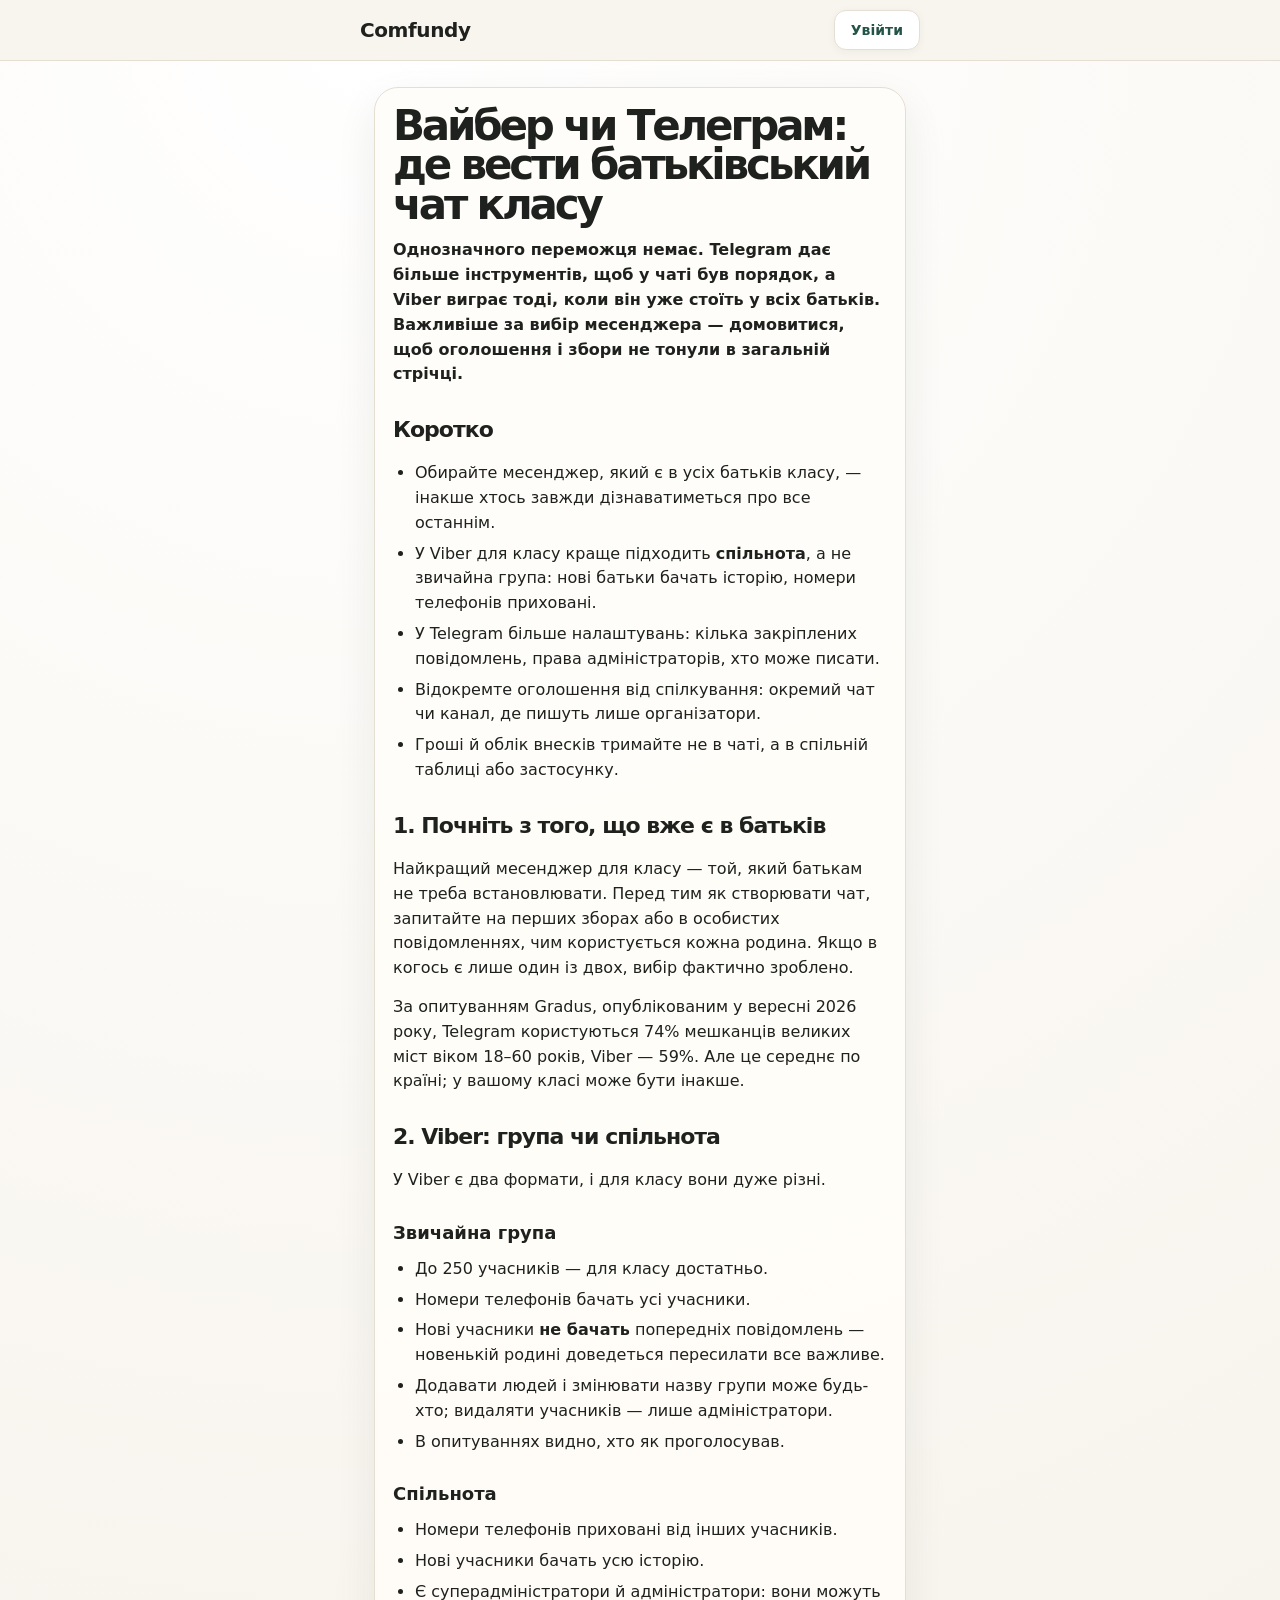
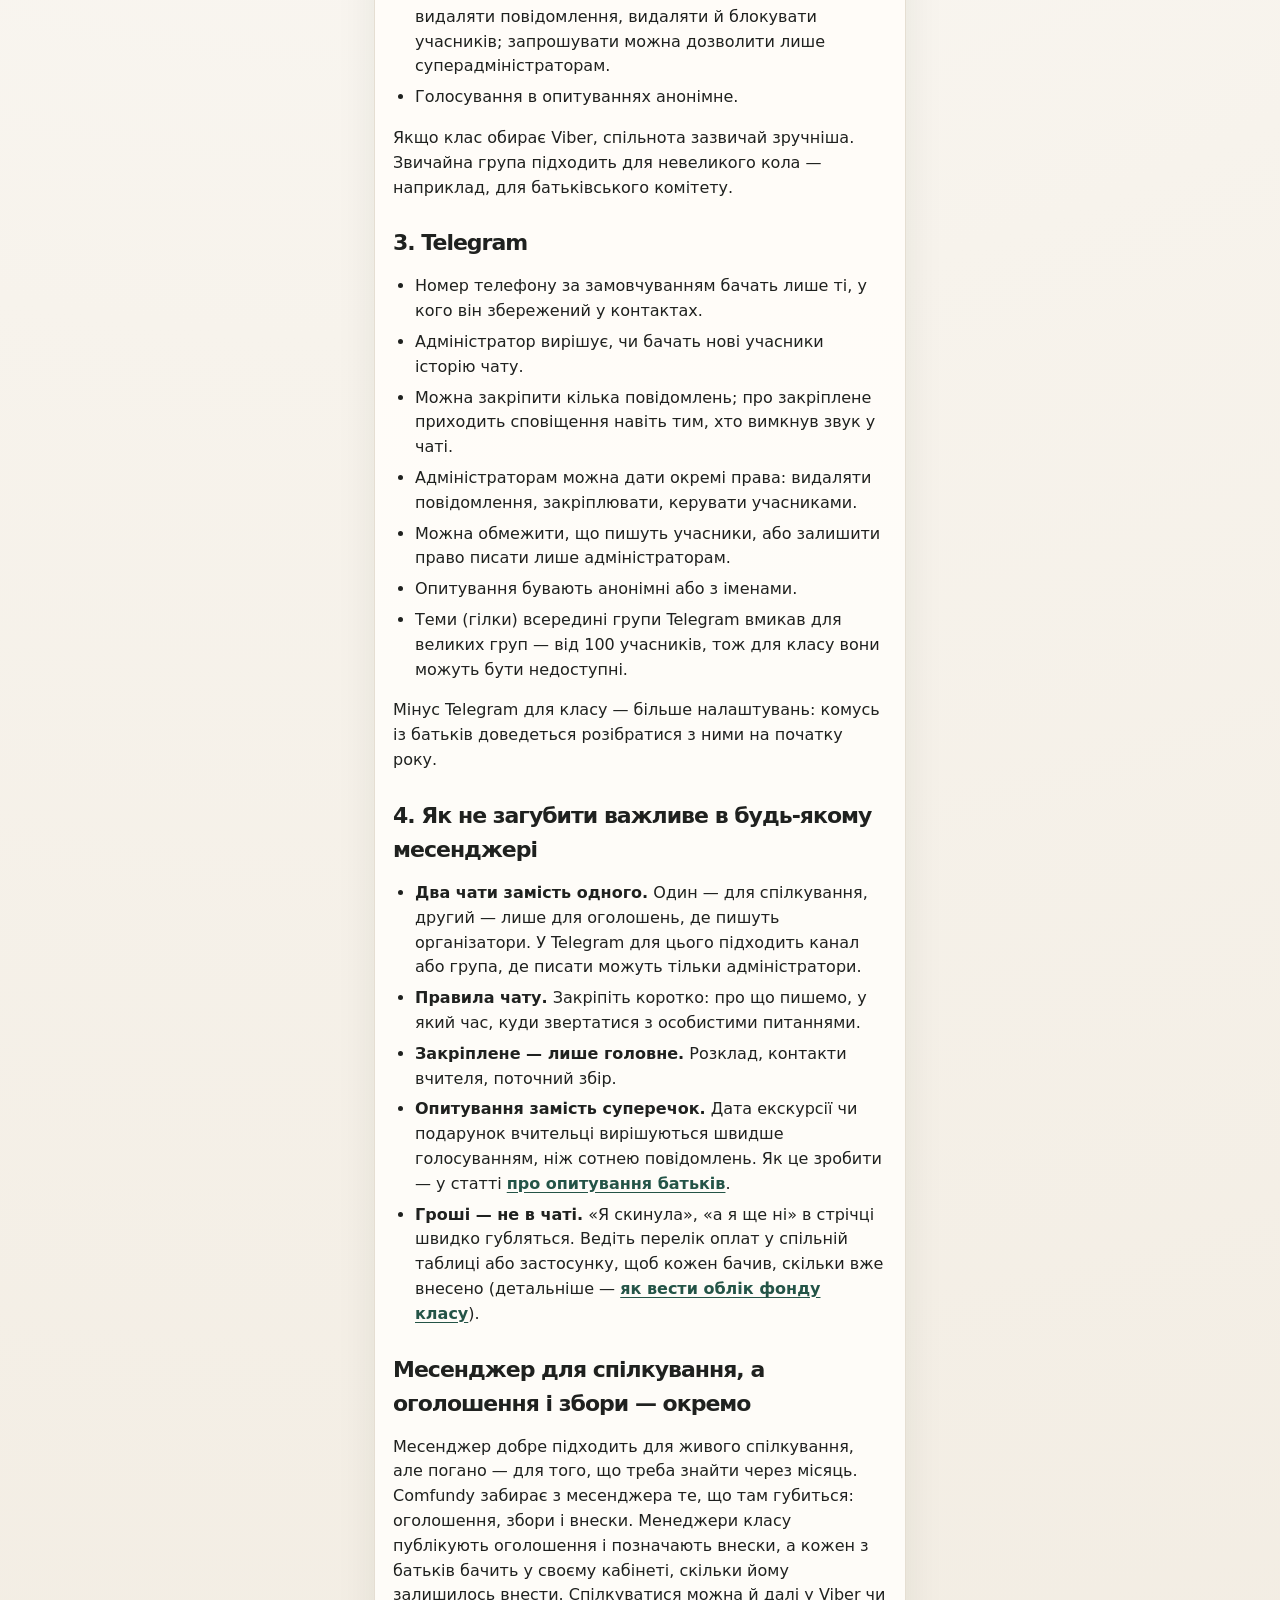
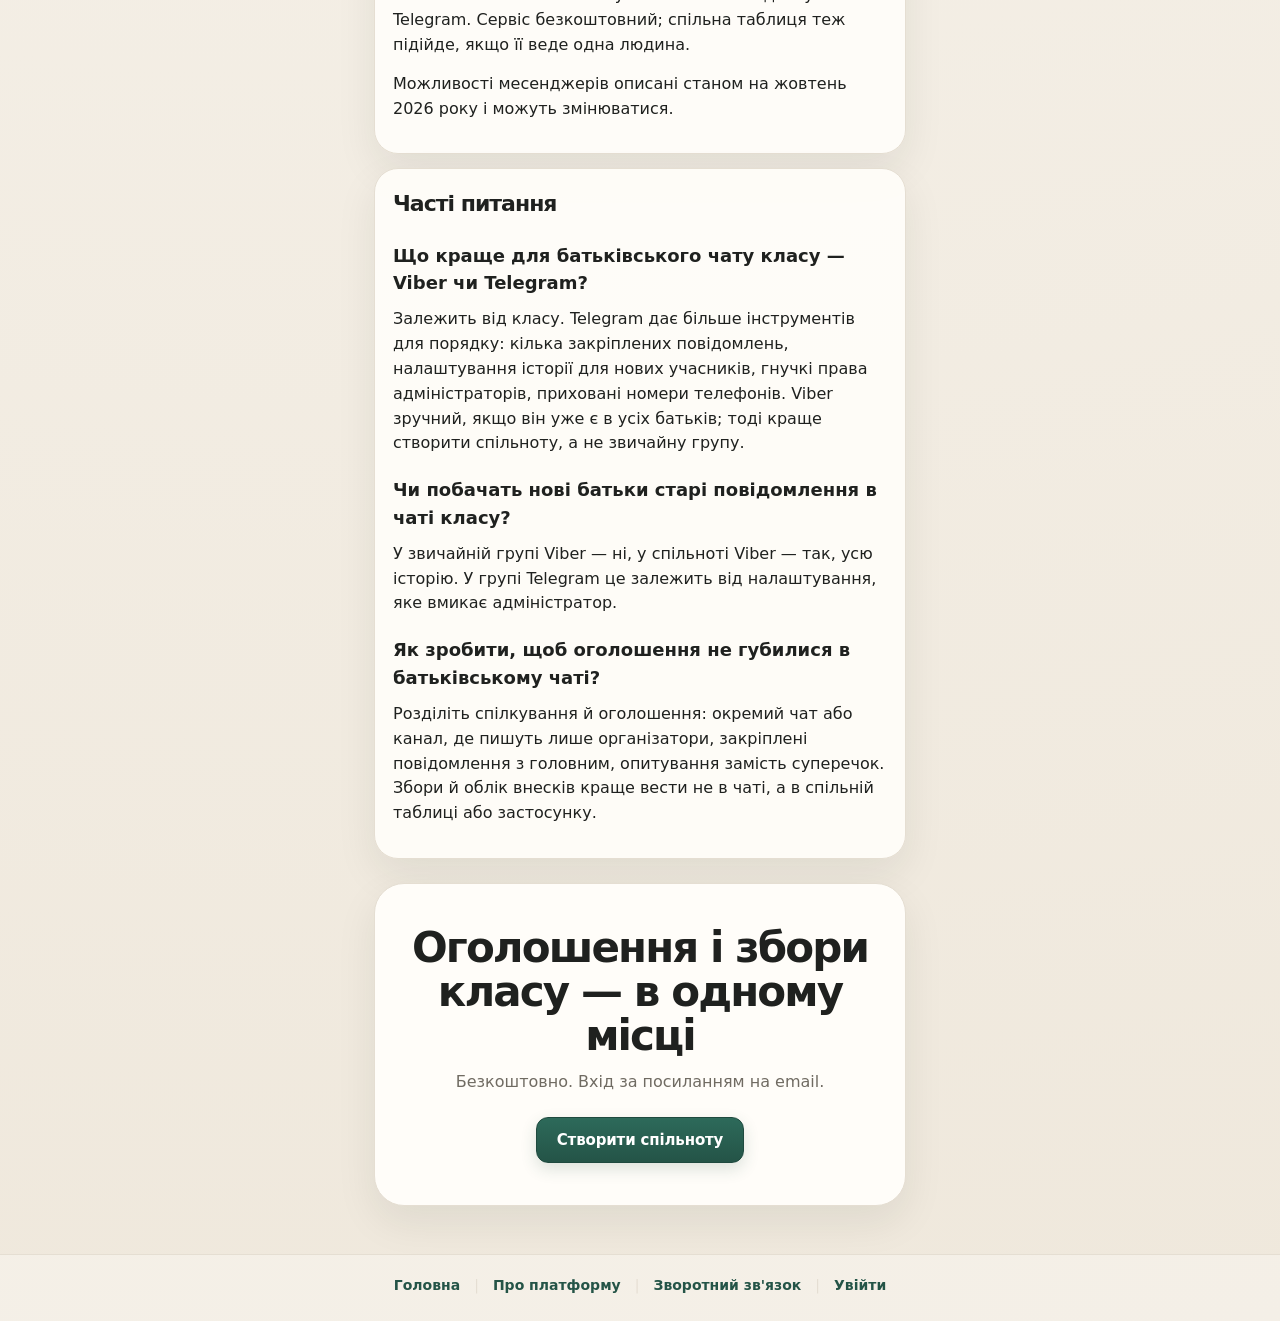
<file: viber-chy-telegram/index.html>
<!doctype html>
<html lang="uk">
<head>
  <meta charset="utf-8">
  <meta http-equiv="Content-Security-Policy" content="default-src 'self'; script-src 'self' 'unsafe-inline' https://cdn.jsdelivr.net https://gc.zgo.at; connect-src 'self' https://rcnyixakafcpmigojfhe.supabase.co wss://rcnyixakafcpmigojfhe.supabase.co https://comfundy.goatcounter.com; img-src 'self' data:; style-src 'self' 'unsafe-inline'; font-src 'self'; manifest-src 'self'; object-src 'none'; base-uri 'self'; form-action 'self'">
  <meta name="viewport" content="width=device-width,initial-scale=1,viewport-fit=cover">
  <meta name="theme-color" content="#245447">
  <title>Вайбер чи Телеграм: де вести батьківський чат класу</title>
  <meta name="description" content="Viber чи Telegram для батьківського чату класу: чесне порівняння — історія для нових батьків, номери телефонів, адміністратори, закріплені повідомлення, опитування.">
  <link rel="icon" href="/favicon.ico" sizes="48x48">
  <link rel="icon" href="/assets/icons/icon.svg" type="image/svg+xml">
  <link rel="apple-touch-icon" href="/assets/icons/apple-touch-icon.png">
  <link rel="manifest" href="/manifest.webmanifest">
  <link rel="canonical" href="https://comfundy.com/viber-chy-telegram/">
  <meta property="og:type" content="article">
  <meta property="og:locale" content="uk_UA">
  <meta property="og:site_name" content="Comfundy">
  <meta property="og:title" content="Вайбер чи Телеграм: де вести батьківський чат класу">
  <meta property="og:description" content="Чесне порівняння Viber і Telegram для батьківського чату: що важливо класу і як не загубити оголошення.">
  <meta property="og:url" content="https://comfundy.com/viber-chy-telegram/">
  <meta property="og:image" content="https://comfundy.com/assets/og-image.jpg">
  <meta name="twitter:card" content="summary_large_image">
  <script type="application/ld+json">
  {
    "@context": "https://schema.org",
    "@graph": [
      {
        "@type": "Article",
        "headline": "Вайбер чи Телеграм: де вести батьківський чат класу",
        "description": "Чесне порівняння Viber і Telegram для батьківського чату класу: історія для нових батьків, номери телефонів, адміністратори, закріплені повідомлення, опитування.",
        "inLanguage": "uk",
        "datePublished": "2026-10-19",
        "dateModified": "2026-10-19",
        "mainEntityOfPage": "https://comfundy.com/viber-chy-telegram/",
        "image": "https://comfundy.com/assets/og-image.jpg",
        "author": { "@type": "Organization", "name": "Comfundy", "url": "https://comfundy.com/" },
        "publisher": { "@type": "Organization", "name": "Comfundy", "url": "https://comfundy.com/" }
      },
      {
        "@type": "FAQPage",
        "mainEntity": [
          { "@type": "Question", "name": "Що краще для батьківського чату класу — Viber чи Telegram?",
            "acceptedAnswer": { "@type": "Answer", "text": "Залежить від класу. Telegram дає більше інструментів для порядку: кілька закріплених повідомлень, налаштування історії для нових учасників, гнучкі права адміністраторів, приховані номери телефонів. Viber зручний, якщо він уже є в усіх батьків; тоді краще створити спільноту, а не звичайну групу." } },
          { "@type": "Question", "name": "Чи побачать нові батьки старі повідомлення в чаті класу?",
            "acceptedAnswer": { "@type": "Answer", "text": "У звичайній групі Viber — ні, у спільноті Viber — так, усю історію. У групі Telegram це залежить від налаштування, яке вмикає адміністратор." } },
          { "@type": "Question", "name": "Як зробити, щоб оголошення не губилися в батьківському чаті?",
            "acceptedAnswer": { "@type": "Answer", "text": "Розділіть спілкування й оголошення: окремий чат або канал, де пишуть лише організатори, закріплені повідомлення з головним, опитування замість суперечок. Збори й облік внесків краще вести не в чаті, а в спільній таблиці або застосунку." } }
        ]
      }
    ]
  }
  </script>
  <link rel="stylesheet" href="/css/styles.css?v=0.4.2-r49">
  <script src="/js/analytics.js?v=0.4.2-r49"></script>
  <script data-goatcounter="https://comfundy.goatcounter.com/count" async src="https://gc.zgo.at/count.js"></script>
</head>
<body>
  <div class="topbar">
    <div class="topbar-inner">
      <div class="topbar-left"><a class="brand brand-link" href="/" aria-label="Comfundy — на головну">Comfundy</a></div>
      <a class="topbar-login" href="/#/login">Увійти</a>
    </div>
  </div>
  <main class="app">
    <article class="card info-card">
      <h1 class="info-title">Вайбер чи Телеграм: де вести батьківський чат класу</h1>
      <p><strong>Однозначного переможця немає. Telegram дає більше інструментів, щоб у чаті був порядок, а Viber виграє тоді, коли він уже стоїть у всіх батьків. Важливіше за вибір месенджера — домовитися, щоб оголошення і збори не тонули в загальній стрічці.</strong></p>

      <h2>Коротко</h2>
      <ul>
        <li>Обирайте месенджер, який є в усіх батьків класу, — інакше хтось завжди дізнаватиметься про все останнім.</li>
        <li>У Viber для класу краще підходить <strong>спільнота</strong>, а не звичайна група: нові батьки бачать історію, номери телефонів приховані.</li>
        <li>У Telegram більше налаштувань: кілька закріплених повідомлень, права адміністраторів, хто може писати.</li>
        <li>Відокремте оголошення від спілкування: окремий чат чи канал, де пишуть лише організатори.</li>
        <li>Гроші й облік внесків тримайте не в чаті, а в спільній таблиці або застосунку.</li>
      </ul>

      <h2>1. Почніть з того, що вже є в батьків</h2>
      <p>Найкращий месенджер для класу — той, який батькам не треба встановлювати. Перед тим як створювати чат, запитайте на перших зборах або в особистих повідомленнях, чим користується кожна родина. Якщо в когось є лише один із двох, вибір фактично зроблено.</p>
      <p>За опитуванням Gradus, опублікованим у вересні 2026 року, Telegram користуються 74% мешканців великих міст віком 18–60 років, Viber — 59%. Але це середнє по країні; у вашому класі може бути інакше.</p>

      <h2>2. Viber: група чи спільнота</h2>
      <p>У Viber є два формати, і для класу вони дуже різні.</p>
      <h3>Звичайна група</h3>
      <ul>
        <li>До 250 учасників — для класу достатньо.</li>
        <li>Номери телефонів бачать усі учасники.</li>
        <li>Нові учасники <strong>не бачать</strong> попередніх повідомлень — новенькій родині доведеться пересилати все важливе.</li>
        <li>Додавати людей і змінювати назву групи може будь-хто; видаляти учасників — лише адміністратори.</li>
        <li>В опитуваннях видно, хто як проголосував.</li>
      </ul>
      <h3>Спільнота</h3>
      <ul>
        <li>Номери телефонів приховані від інших учасників.</li>
        <li>Нові учасники бачать усю історію.</li>
        <li>Є суперадміністратори й адміністратори: вони можуть видаляти повідомлення, видаляти й блокувати учасників; запрошувати можна дозволити лише суперадміністраторам.</li>
        <li>Голосування в опитуваннях анонімне.</li>
      </ul>
      <p>Якщо клас обирає Viber, спільнота зазвичай зручніша. Звичайна група підходить для невеликого кола — наприклад, для батьківського комітету.</p>

      <h2>3. Telegram</h2>
      <ul>
        <li>Номер телефону за замовчуванням бачать лише ті, у кого він збережений у контактах.</li>
        <li>Адміністратор вирішує, чи бачать нові учасники історію чату.</li>
        <li>Можна закріпити кілька повідомлень; про закріплене приходить сповіщення навіть тим, хто вимкнув звук у чаті.</li>
        <li>Адміністраторам можна дати окремі права: видаляти повідомлення, закріплювати, керувати учасниками.</li>
        <li>Можна обмежити, що пишуть учасники, або залишити право писати лише адміністраторам.</li>
        <li>Опитування бувають анонімні або з іменами.</li>
        <li>Теми (гілки) всередині групи Telegram вмикав для великих груп — від 100 учасників, тож для класу вони можуть бути недоступні.</li>
      </ul>
      <p>Мінус Telegram для класу — більше налаштувань: комусь із батьків доведеться розібратися з ними на початку року.</p>

      <h2>4. Як не загубити важливе в будь-якому месенджері</h2>
      <ul>
        <li><strong>Два чати замість одного.</strong> Один — для спілкування, другий — лише для оголошень, де пишуть організатори. У Telegram для цього підходить канал або група, де писати можуть тільки адміністратори.</li>
        <li><strong>Правила чату.</strong> Закріпіть коротко: про що пишемо, у який час, куди звертатися з особистими питаннями.</li>
        <li><strong>Закріплене — лише головне.</strong> Розклад, контакти вчителя, поточний збір.</li>
        <li><strong>Опитування замість суперечок.</strong> Дата екскурсії чи подарунок вчительці вирішуються швидше голосуванням, ніж сотнею повідомлень. Як це зробити — у статті <a href="/opytuvannia-batkiv/">про опитування батьків</a>.</li>
        <li><strong>Гроші — не в чаті.</strong> «Я скинула», «а я ще ні» в стрічці швидко губляться. Ведіть перелік оплат у спільній таблиці або застосунку, щоб кожен бачив, скільки вже внесено (детальніше — <a href="/fond-klasu/">як вести облік фонду класу</a>).</li>
      </ul>

      <h2>Месенджер для спілкування, а оголошення і збори — окремо</h2>
      <p>Месенджер добре підходить для живого спілкування, але погано — для того, що треба знайти через місяць. Comfundy забирає з месенджера те, що там губиться: оголошення, збори і внески. Менеджери класу публікують оголошення і позначають внески, а кожен з батьків бачить у своєму кабінеті, скільки йому залишилось внести. Спілкуватися можна й далі у Viber чи Telegram. Сервіс безкоштовний; спільна таблиця теж підійде, якщо її веде одна людина.</p>
      <p>Можливості месенджерів описані станом на жовтень 2026 року і можуть змінюватися.</p>
    </article>

    <section class="card info-card faq">
      <h2>Часті питання</h2>
      <h3>Що краще для батьківського чату класу — Viber чи Telegram?</h3>
      <p>Залежить від класу. Telegram дає більше інструментів для порядку: кілька закріплених повідомлень, налаштування історії для нових учасників, гнучкі права адміністраторів, приховані номери телефонів. Viber зручний, якщо він уже є в усіх батьків; тоді краще створити спільноту, а не звичайну групу.</p>
      <h3>Чи побачать нові батьки старі повідомлення в чаті класу?</h3>
      <p>У звичайній групі Viber — ні, у спільноті Viber — так, усю історію. У групі Telegram це залежить від налаштування, яке вмикає адміністратор.</p>
      <h3>Як зробити, щоб оголошення не губилися в батьківському чаті?</h3>
      <p>Розділіть спілкування й оголошення: окремий чат або канал, де пишуть лише організатори, закріплені повідомлення з головним, опитування замість суперечок. Збори й облік внесків краще вести не в чаті, а в спільній таблиці або застосунку.</p>
    </section>

    <section class="landing-cta info-cta">
      <h2>Оголошення і збори класу — в одному місці</h2>
      <p>Безкоштовно. Вхід за посиланням на email.</p>
      <a class="landing-create" href="/#/communities/new">Створити спільноту</a>
    </section>
  </main>
  <footer class="footer">
    <nav class="footer-inner" aria-label="Навігація">
      <a class="footer-link" href="/">Головна</a>
      <span class="footer-separator">|</span>
      <a class="footer-link" href="/about/">Про платформу</a>
      <span class="footer-separator">|</span>
      <a class="footer-link" href="/#/feedback">Зворотний зв'язок</a>
      <span class="footer-separator">|</span>
      <a class="footer-link" href="/#/login">Увійти</a>
    </nav>
  </footer>
</body>
</html>
</file>
<file: css/styles.css>
:root{--bg:#f7f3ec;--card:#fffdf9;--ink:#1f211f;--muted:#706b62;--line:#e5ded2;--accent:#245447;--soft:#e0eee6;--ok:#267044;--warn:#a14c32;--shadow:0 16px 40px rgba(31,33,31,.08);--radius:24px}
*{box-sizing:border-box}body{margin:0;font-family:Inter,ui-sans-serif,system-ui,-apple-system,"Segoe UI",sans-serif;background:radial-gradient(circle at 30% 0%,#fff 0%,var(--bg) 42%,#efe8dc 100%);color:var(--ink);min-height:100svh;display:flex;flex-direction:column}
.app,.topbar-inner,.footer-inner{max-width:560px;margin:auto}.app{padding:12px calc(14px + env(safe-area-inset-right)) 40px calc(14px + env(safe-area-inset-left));width:100%;flex:1}.topbar{position:sticky;top:0;z-index:30;padding:calc(10px + env(safe-area-inset-top)) calc(14px + env(safe-area-inset-right)) 10px calc(14px + env(safe-area-inset-left));backdrop-filter:blur(18px);background:rgba(247,243,236,.82);border-bottom:1px solid var(--line)}
.topbar-inner,.brand,.title-row,.status-label,.link-box,.history-item{display:flex;align-items:center}.topbar-inner,.title-row,.history-item{justify-content:space-between;gap:12px}.brand-stack{display:flex;flex-direction:column;align-items:flex-start;line-height:1.05}.brand{font-weight:900;font-size:20px}.brand-subtitle{margin-top:4px;color:var(--muted);font-size:12px;font-weight:700}
.hero{padding:26px 4px 18px}h1{margin:0 0 12px;font-size:clamp(34px,10vw,54px);line-height:.94;letter-spacing:-.075em}.lead,.caption,.status-text{color:var(--muted);line-height:1.45}.lead{font-size:17px;margin:0}.form-intro{margin-bottom:10px}.card{background:rgba(255,253,249,.95);border:1px solid var(--line);border-radius:var(--radius);box-shadow:var(--shadow);padding:18px;margin:14px 0}.compact{padding:14px}.title-row{align-items:flex-start;margin-bottom:14px}h2{font-size:22px;letter-spacing:-.045em;margin:0}.caption{font-size:14px;margin:0}.step{min-width:32px;height:32px;border-radius:12px;display:grid;place-items:center;background:var(--soft);color:var(--accent);font-weight:900}
label{display:block;font-size:13px;font-weight:850;margin:14px 0 7px}input,textarea,select{width:100%;border:1px solid var(--line);border-radius:16px;padding:14px;font:inherit;font-size:16px;background:#fff;color:var(--ink);outline:none}select{appearance:none;background-image:linear-gradient(45deg,transparent 50%,var(--muted) 50%),linear-gradient(135deg,var(--muted) 50%,transparent 50%);background-position:calc(100% - 20px) 21px,calc(100% - 15px) 21px;background-size:5px 5px,5px 5px;background-repeat:no-repeat;padding-right:42px}textarea{min-height:92px;resize:vertical}.grid,.stats{display:grid;grid-template-columns:1fr 1fr;gap:10px}.buttons{display:grid;grid-template-columns:1fr;gap:10px;margin-top:14px}.check-row{display:flex;align-items:center;gap:10px;margin-top:18px;cursor:pointer}.check-row input{width:20px;height:20px;padding:0;margin:0;accent-color:var(--accent)}.field-note{margin:6px 2px 0;color:var(--muted);font-size:12px;line-height:1.4}.email-delivery-block{margin-top:18px;padding-top:16px;border-top:1px solid var(--line)}.email-delivery-block label{margin-top:0}
.rich-input{width:100%;min-height:110px;border:1px solid var(--line);border-radius:16px;padding:14px;background:#fff;color:var(--ink);font:inherit;font-size:16px;line-height:1.5;outline:none;overflow-wrap:anywhere}.rich-input:empty:before{content:attr(data-placeholder);color:#8b877f}.rich-input p,.rich-content p{margin:0 0 10px}.rich-input p:last-child,.rich-content p:last-child{margin-bottom:0}.rich-input ul,.rich-input ol,.rich-content ul,.rich-content ol{margin:8px 0;padding-left:24px}.rich-input li,.rich-content li{margin:4px 0}.rich-content{overflow-wrap:anywhere}
button,.button{width:100%;min-height:50px;border:0;border-radius:999px;padding:13px 16px;background:var(--accent);color:#fff;font-weight:900;font-size:15px;cursor:pointer;text-decoration:none;display:flex;align-items:center;justify-content:center}button.secondary,.button.secondary{background:#fff;color:var(--accent);border:1px solid var(--line)}button.ghost{background:transparent;color:var(--accent);border:1px solid var(--soft)}button.danger{background:var(--warn)}button.small{width:auto;min-height:38px;padding:8px 14px}button:disabled{opacity:.55;cursor:not-allowed}
.status{border-radius:22px;border:1px solid var(--line);background:#fbfaf7;padding:16px}.status-label{gap:8px;font-size:13px;color:var(--muted);font-weight:800;margin-bottom:8px}.status-main{font-size:24px;font-weight:950;margin-bottom:6px}.stats{margin-top:12px}.stat{border:1px solid var(--line);background:#fff;border-radius:18px;padding:13px}.stat strong{display:block;font-size:22px}.stat span{color:var(--muted);font-size:12px}.privacy{background:var(--soft);color:#244536;border-radius:20px;padding:14px;line-height:1.45;font-size:14px}
.link-box{gap:8px;border:1px solid var(--line);border-radius:18px;padding:10px;background:#fff;margin:8px 0 14px}.link-box input{border:0;padding:6px;box-shadow:none;background:transparent;font-size:13px}.link-box button{width:auto;min-height:40px;padding:9px 13px}.table{display:grid;gap:8px}.row{display:grid;grid-template-columns:1.4fr .9fr .9fr;gap:8px;align-items:center;padding:10px;border:1px solid var(--line);border-radius:16px;background:#fff;font-size:13px}.comments-row{grid-template-columns:1.25fr .78fr .78fr .9fr}.header{background:transparent;border:0;color:var(--muted);font-weight:900}.comment-link{width:auto;min-height:0;padding:0;background:transparent;color:var(--accent);border-radius:0;font-size:13px;font-weight:850;text-decoration:underline;justify-content:flex-start}.tag{font-size:12px;border-radius:999px;padding:6px 9px;font-weight:900;background:#f2e9df;color:var(--warn)}.tag.ok{background:#e0f0e5;color:var(--ok)}
.history-list{display:grid;gap:10px;margin-top:12px}.history-item{padding:12px;border:1px solid var(--line);border-radius:16px;background:#fff}.history-item small{display:block;color:var(--muted);margin-top:4px}.toast{position:fixed;left:calc(14px + env(safe-area-inset-left));right:calc(14px + env(safe-area-inset-right));bottom:calc(18px + env(safe-area-inset-bottom));z-index:20;max-width:532px;margin:auto;background:#1f211f;color:#fff;border-radius:18px;padding:13px 14px;opacity:0;transform:translateY(12px);transition:.25s;pointer-events:none}.toast.show{opacity:1;transform:none}.hidden{display:none}.error{color:var(--warn);font-size:13px;font-weight:800;margin-top:8px}.muted{color:var(--muted)}
.drawer-overlay{position:fixed;inset:0;z-index:60;display:flex;justify-content:flex-end}.drawer-backdrop{position:absolute;inset:0;width:100%;height:100%;min-height:0;border-radius:0;background:rgba(31,33,31,.38);padding:0}.comment-drawer{position:relative;width:min(440px,92vw);height:100%;background:var(--card);box-shadow:-18px 0 48px rgba(31,33,31,.18);padding:calc(22px + env(safe-area-inset-top)) 20px calc(22px + env(safe-area-inset-bottom));overflow:auto}.drawer-head{display:flex;align-items:flex-start;justify-content:space-between;gap:14px;padding-bottom:18px;border-bottom:1px solid var(--line)}.drawer-close{width:40px;min-width:40px;height:40px;min-height:40px;padding:0;background:transparent;color:var(--accent);border:1px solid var(--line);font-size:26px;line-height:1}.comment-text{white-space:pre-wrap;overflow-wrap:anywhere;line-height:1.55;padding:20px 0;font-size:16px}
.footer{position:relative;z-index:21;border-top:1px solid var(--line);background:rgba(247,243,236,.72);padding:8px calc(14px + env(safe-area-inset-right)) calc(14px + env(safe-area-inset-bottom)) calc(14px + env(safe-area-inset-left))}.footer-inner{display:flex;justify-content:center;align-items:stretch;gap:0;font-size:14px}.footer-link{display:flex;align-items:center;justify-content:center;min-height:44px;padding:10px 12px;color:var(--accent);font-weight:800;text-decoration:none}.footer-link:hover{text-decoration:underline}.footer-separator{display:flex;align-items:center;color:var(--line);padding:0 2px}
.info-hero{padding-bottom:10px}.info-card{line-height:1.55}.info-card h2{margin-bottom:14px}.info-card h3{font-size:18px;margin:26px 0 10px}.info-card h4{font-size:16px;margin:0 0 8px}.info-card p{margin:0 0 14px}.info-card ul{padding-left:22px;margin:0 0 16px}.info-card li{margin:6px 0}.scenario{padding:16px 0;border-top:1px solid var(--line)}.scenario:first-of-type{border-top:0}.flow-diagram{margin:24px 0;padding:18px;border-radius:20px;background:var(--soft);text-align:center}.flow-node{display:inline-block;max-width:100%;padding:10px 14px;border-radius:14px;background:#fff;border:1px solid var(--line);font-weight:850}.flow-arrow{padding:5px 0;color:var(--accent);font-weight:900}.flow-branches{display:grid;grid-template-columns:1fr 1fr;gap:10px;margin-top:14px}.flow-result{padding:12px;border-radius:16px;background:#fff;border:1px solid var(--line);display:flex;flex-direction:column;gap:4px}.flow-result strong{font-size:13px}.flow-result span{font-size:12px;color:var(--muted)}.info-actions{margin-top:20px}.contact-card{text-align:center}.contact-phone{display:inline-block;margin-top:8px;color:var(--accent);font-size:22px;font-weight:900;text-decoration:none}
.account-hero{padding-bottom:10px}.account-create{margin-bottom:24px}.account-section{margin:26px 0}.account-section>h2{margin:0 4px 12px}.initiative-list{display:grid;gap:12px}.initiative-card{background:rgba(255,253,249,.95);border:1px solid var(--line);border-radius:22px;box-shadow:var(--shadow);padding:16px}.initiative-card-head{display:flex;align-items:flex-start;justify-content:space-between;gap:12px}.initiative-card h3{margin:0 0 5px;font-size:19px;letter-spacing:-.035em}.initiative-finance{margin-top:14px;padding:12px 14px;border-radius:16px;background:#fbfaf7;border:1px solid var(--line);display:flex;align-items:baseline;gap:6px;flex-wrap:wrap}.initiative-finance strong{font-size:20px}.initiative-finance span{font-size:12px;color:var(--muted)}.initiative-open{display:inline-flex;margin-top:14px;color:var(--accent);font-weight:900;text-decoration:none}.initiative-open:hover{text-decoration:underline}.account-actions{margin-top:30px}
@media(min-width:720px){.buttons{grid-template-columns:1fr 1fr}.info-actions{grid-template-columns:1fr}}
@media(max-width:430px){.stats{grid-template-columns:1fr}.row,.comments-row{grid-template-columns:1fr}.header{display:none}.link-box{align-items:stretch;flex-direction:column}.link-box button{width:100%}.footer-inner{flex-wrap:wrap}.footer-link{padding:10px 9px}.comment-drawer{align-self:flex-end;width:100%;height:min(78svh,640px);border-radius:24px 24px 0 0;padding:20px 18px calc(20px + env(safe-area-inset-bottom))}.drawer-overlay{align-items:flex-end}.initiative-card-head{align-items:flex-start}}
@media(max-width:380px){.flow-branches{grid-template-columns:1fr}.brand{font-size:18px}}

.account-nav{display:grid;grid-template-columns:repeat(3,1fr);gap:8px;margin:0 0 22px}.account-nav-link,.community-tab{display:flex;align-items:center;justify-content:center;min-height:42px;padding:9px 12px;border:1px solid var(--line);border-radius:999px;background:#fff;color:var(--accent);font-size:13px;font-weight:850;text-decoration:none}.account-nav-link.active,.community-tab.active{background:var(--accent);color:#fff;border-color:var(--accent)}
.community-tabs{display:grid;grid-template-columns:1fr 1fr;gap:8px;margin:0 0 20px}.community-list,.member-list{display:grid;gap:12px}.community-card,.member-card{background:rgba(255,253,249,.95);border:1px solid var(--line);border-radius:22px;box-shadow:var(--shadow);padding:16px}.community-card h3,.member-card h3{margin:0;font-size:18px;letter-spacing:-.03em}.community-description{margin-top:7px}.community-meta{display:flex;gap:12px;flex-wrap:wrap;margin-top:14px;color:var(--muted);font-size:13px}.member-card{display:flex;align-items:flex-start;justify-content:space-between;gap:12px}.community-chip{display:inline-flex;align-items:center;max-width:100%;margin-top:8px;padding:6px 9px;border-radius:999px;background:var(--soft);color:var(--accent);font-size:12px;font-weight:850;text-decoration:none}.muted-chip{color:var(--muted);background:#f2eee7}.initiative-community{margin-top:8px}.community-hero{padding-bottom:10px}.eyebrow{margin:0 0 8px;color:var(--muted);font-size:12px;font-weight:900;text-transform:uppercase;letter-spacing:.08em}.community-context{margin:14px 0 4px}.community-create-card{margin-top:0}
@media(max-width:430px){.account-nav{grid-template-columns:1fr}.community-tabs{grid-template-columns:1fr 1fr}.member-card{flex-direction:column}}

.menu-button{width:44px;min-width:44px;height:44px;min-height:44px;padding:10px;border:1px solid var(--line);border-radius:14px;background:#fff;color:var(--accent);box-shadow:none}.menu-button svg{width:22px;height:22px;fill:none;stroke:currentColor;stroke-width:2;stroke-linecap:round}.manager-menu-drawer{position:fixed;inset:0;z-index:80;pointer-events:none}.manager-menu-drawer.open{pointer-events:auto}.manager-menu-backdrop{position:absolute;inset:0;width:100%;height:100%;min-height:0;padding:0;border-radius:0;background:rgba(31,33,31,.34);opacity:0;transition:opacity .2s}.manager-menu-panel{position:absolute;top:0;right:0;width:min(360px,88vw);height:100%;padding:calc(18px + env(safe-area-inset-top)) 18px calc(18px + env(safe-area-inset-bottom));background:var(--card);box-shadow:-20px 0 55px rgba(31,33,31,.16);transform:translateX(102%);transition:transform .24s ease;display:flex;flex-direction:column}.manager-menu-drawer.open .manager-menu-backdrop{opacity:1}.manager-menu-drawer.open .manager-menu-panel{transform:none}.manager-menu-head{display:flex;align-items:center;justify-content:space-between;padding-bottom:18px;border-bottom:1px solid var(--line);font-size:18px}.manager-menu-close{width:40px;min-width:40px;height:40px;min-height:40px;padding:0;border:1px solid var(--line);background:#fff;color:var(--accent);font-size:25px;line-height:1}.manager-menu-links{display:grid;gap:6px;padding:18px 0}.manager-menu-link{display:flex;align-items:center;min-height:48px;padding:11px 14px;border-radius:14px;color:var(--ink);font-weight:850;text-decoration:none}.manager-menu-link:hover{background:#f5f1ea}.manager-menu-link.active{background:var(--soft);color:var(--accent)}.manager-menu-account{margin-top:auto;padding-top:16px;border-top:1px solid var(--line)}.manager-menu-email{color:var(--muted);font-size:13px;overflow-wrap:anywhere;margin-bottom:10px}.manager-menu-signout,.manager-menu-login{width:auto;min-height:38px;padding:8px 0;background:transparent;color:var(--accent);font-weight:850;text-decoration:none;justify-content:flex-start}.menu-open{overflow:hidden}
.member-search{position:relative;margin:0 0 18px}.member-search span{position:absolute;left:14px;top:50%;transform:translateY(-50%);color:var(--muted);font-size:22px;pointer-events:none}.member-search input{padding-left:42px;background:#fff}.account-create{margin-top:2px}

.collection-list,.contribution-list,.stats-list{display:grid;gap:12px}.collection-card,.contribution-card{background:rgba(255,253,249,.95);border:1px solid var(--line);border-radius:22px;box-shadow:var(--shadow);padding:16px}.collection-card-head,.contribution-head{display:flex;align-items:flex-start;justify-content:space-between;gap:12px}.collection-card h3,.contribution-card h3{margin:0 0 5px;font-size:19px;letter-spacing:-.035em}.collection-summary{display:grid;grid-template-columns:repeat(3,1fr);gap:8px;margin-top:14px}.collection-summary span{padding:10px;border:1px solid var(--line);border-radius:14px;background:#fbfaf7}.collection-summary strong{display:block;font-size:16px}.collection-summary small{display:block;color:var(--muted);font-size:11px;margin-top:2px}.collection-hero .tag{display:inline-flex}.collection-stats{display:grid;grid-template-columns:repeat(3,1fr);gap:9px;margin:8px 0 24px}.collection-stats>div{padding:13px;border:1px solid var(--line);border-radius:18px;background:rgba(255,253,249,.85)}.collection-stats strong{display:block;font-size:20px}.collection-stats span{display:block;color:var(--muted);font-size:12px;margin-top:3px}.compact-stats{opacity:.92}.statistics-overview{grid-template-columns:repeat(2,1fr)}.contribution-amount{font-size:20px}.collection-period{display:inline-flex;padding:6px 9px;border-radius:999px;background:var(--soft);color:var(--accent);font-size:12px;font-weight:850;white-space:nowrap}.contribution-note{margin:12px 0 0;line-height:1.45}.contribution-created{margin-top:12px;padding-top:10px;border-top:1px solid var(--line);color:var(--muted);font-size:12px}.contribution-form{padding-top:4px}.contribution-drawer{overflow:visible}.contribution-drawer .contribution-form{overflow:auto;max-height:calc(100vh - 110px);padding-bottom:20px}.autosuggest{position:relative}.autosuggest-options{position:absolute;z-index:5;top:calc(100% + 5px);left:0;right:0;max-height:250px;overflow:auto;border:1px solid var(--line);border-radius:16px;background:#fff;box-shadow:var(--shadow);padding:6px}.autosuggest-option{width:100%;min-height:0;padding:10px 11px;border-radius:11px;background:#fff;color:var(--ink);display:flex;flex-direction:column;align-items:flex-start;text-align:left}.autosuggest-option:hover{background:var(--soft)}.autosuggest-option span{color:var(--muted);font-size:12px;font-weight:500;margin-top:2px}.autosuggest-empty{padding:12px;color:var(--muted);font-size:13px}.stats-row{display:flex;align-items:center;justify-content:space-between;gap:14px;padding:14px 16px;border:1px solid var(--line);border-radius:18px;background:#fff}.stats-row>div{min-width:0}.stats-row span{display:block;color:var(--muted);font-size:12px;margin-top:3px}.stats-row>strong{white-space:nowrap}.manager-menu-links{overflow:auto}
@media(max-width:430px){.collection-summary,.collection-stats{grid-template-columns:1fr 1fr}.collection-summary span:last-child{grid-column:1/-1}.contribution-head{flex-direction:column}.collection-period{align-self:flex-start}}

.manager-menu-switch{display:flex;align-items:center;min-height:42px;margin-bottom:12px;padding:9px 0;color:var(--accent);font-weight:900;text-decoration:none;border-bottom:1px solid var(--line)}
.member-card-main{min-width:0;flex:1}.member-access-button{margin-top:10px}.member-access-status{display:inline-flex;margin-top:10px;padding:6px 9px;border-radius:999px;background:var(--soft);color:var(--accent);font-size:12px;font-weight:850}
.simple-stats{margin:8px 0 24px;padding:14px 2px 16px;border-bottom:1px solid var(--line)}.simple-stats-primary strong{display:block;font-size:30px;letter-spacing:-.04em}.simple-stats-primary span{display:block;margin-top:2px;color:var(--muted);font-size:13px}.simple-stats-meta{margin-top:10px;color:var(--muted);font-size:13px;line-height:1.5}.simple-stats-detail{margin-top:5px;color:var(--muted);font-size:12px}
.personal-total{margin-top:16px}.personal-total strong{display:block;font-size:24px}.personal-total span{display:block;color:var(--muted);font-size:12px;margin-top:2px}.participant-collection-card .caption:last-of-type{margin-top:6px}.participant-contribution-card .contribution-head{align-items:center}

.menu-community{padding:4px 0 14px}.menu-community>span{display:block;margin-bottom:7px;color:var(--muted);font-size:12px;font-weight:850}.menu-community select{border-radius:14px;padding:11px 38px 11px 12px;font-size:14px;font-weight:850}.menu-community-actions{display:flex;gap:14px;margin-top:9px}.menu-community-actions a,.menu-community-action{color:var(--accent);font-size:12px;font-weight:850;text-decoration:none}.menu-community-empty{color:var(--muted);font-size:13px;margin-bottom:8px}.manager-menu-separator{height:1px;background:var(--line);margin:0 0 10px}
.announcement-list{display:grid;gap:12px}.announcement-card{background:rgba(255,253,249,.95);border:1px solid var(--line);border-radius:22px;box-shadow:var(--shadow);padding:16px}.announcement-card h3{margin:0 0 9px;font-size:19px;letter-spacing:-.035em}.announcement-card p{margin:0;white-space:pre-wrap;line-height:1.5}.announcement-date{margin-top:12px;padding-top:10px;border-top:1px solid var(--line);color:var(--muted);font-size:12px}

.menu-community-fixed{padding-bottom:12px}.menu-community-fixed strong{display:block;font-size:16px;line-height:1.35}
.community-card{position:relative}.community-card-open{width:100%;min-height:0;padding:0;background:transparent;color:var(--ink);border:0;border-radius:0;display:block;text-align:left}.community-card-title-row{display:flex;align-items:flex-start;justify-content:space-between;gap:10px}.community-edit-link{display:inline-flex;margin-top:14px;color:var(--accent);font-size:13px;font-weight:850;text-decoration:none}.active-community-card{border-color:rgba(36,84,71,.28)}
.contribution-drawer{display:flex;flex-direction:column;overflow:hidden}.contribution-drawer .drawer-head{flex:0 0 auto}.contribution-drawer .contribution-form{flex:1 1 auto;min-height:0;overflow:auto;max-height:none;padding-bottom:18px}.contribution-actions{flex:0 0 auto;padding:14px 0 calc(4px + env(safe-area-inset-bottom));border-top:1px solid var(--line);background:var(--card)}.contribution-actions button{width:100%}
@media(max-width:430px){.contribution-drawer{height:min(88svh,760px)}}

/* Compact object-create actions */
.account-create{display:flex;align-items:center;margin-top:4px;margin-bottom:24px}
.account-create .button,.account-create>button{
  width:auto;
  min-height:44px;
  padding:10px 16px 10px 12px;
  gap:9px;
  border:1px solid rgba(36,84,71,.12);
  background:var(--soft);
  color:var(--accent);
  box-shadow:0 7px 18px rgba(31,33,31,.06);
  font-size:14px;
  letter-spacing:-.01em;
}
.account-create .button::before,.account-create>button::before{
  content:'+';
  display:grid;
  place-items:center;
  width:24px;
  height:24px;
  flex:0 0 24px;
  border-radius:50%;
  background:var(--accent);
  color:#fff;
  font-size:18px;
  font-weight:700;
  line-height:1;
}
.account-create .button:hover,.account-create>button:hover{transform:translateY(-1px);box-shadow:0 9px 22px rgba(31,33,31,.09)}
.page-back{display:inline-flex;align-items:center;gap:6px;margin:18px 4px 0;color:var(--accent);font-size:14px;font-weight:850;text-decoration:none}
.page-back:hover{text-decoration:underline}
.member-edit-link{display:inline-flex;margin-top:10px;color:var(--accent);font-size:13px;font-weight:850;text-decoration:none}
.member-edit-link:hover{text-decoration:underline}
@media(max-width:430px){
  .account-create .button,.account-create>button{min-height:42px;padding:9px 14px 9px 10px}
}


/* Public landing */
.landing{display:grid;gap:64px;padding:12px 0 36px}.landing-hero{display:grid;grid-template-columns:minmax(0,.9fr) minmax(0,1.1fr);gap:34px;align-items:center;padding:28px 0 8px}.landing-hero-title,.landing-section-head h2,.landing-participant h2,.landing-cta h2{margin:0;letter-spacing:-.045em;line-height:1.05}.landing-hero-title{font-size:clamp(38px,6vw,66px)}.landing-lead{margin:0;max-width:620px;font-size:18px;line-height:1.55;color:var(--muted)}.landing-eyebrow{margin:0 0 10px;color:var(--accent);font-size:12px;font-weight:900;text-transform:uppercase;letter-spacing:.12em}.landing-actions{display:flex;align-items:center;gap:14px;margin-top:14px;flex-wrap:wrap}.landing-actions-under-image{justify-content:flex-start}.landing-create{display:inline-flex;align-items:center;justify-content:center;width:auto;min-height:46px;padding:12px 20px;border:1px solid #1f4a3f;border-radius:12px;background:linear-gradient(180deg,#2d6a5a 0%,#245447 100%);color:#fff;box-shadow:0 6px 16px rgba(36,84,71,.16);font-size:15px;font-weight:850;text-decoration:none;letter-spacing:-.01em;transition:transform .15s ease,box-shadow .15s ease,background .15s ease}.landing-create:hover{transform:translateY(-1px);background:linear-gradient(180deg,#275f51 0%,#1f4a3f 100%);box-shadow:0 8px 18px rgba(36,84,71,.2)}.landing-create:active{transform:translateY(0);box-shadow:0 3px 10px rgba(36,84,71,.16)}.landing-hero-visual img{display:block;width:100%;border-radius:30px;box-shadow:var(--shadow)}.landing-section{display:grid;gap:24px}.landing-section-head{max-width:760px}.landing-section-head h2,.landing-participant h2,.landing-cta h2{font-size:clamp(28px,4vw,42px)}.landing-features{display:grid;grid-template-columns:repeat(3,1fr);gap:18px}.landing-feature{overflow:hidden;border:1px solid var(--line);border-radius:26px;background:var(--card);box-shadow:var(--shadow)}.landing-feature img{display:block;width:100%;aspect-ratio:4/3;object-fit:cover}.landing-feature-copy{padding:18px}.landing-feature h3,.landing-steps h3{margin:0 0 8px;font-size:20px;letter-spacing:-.03em}.landing-feature p,.landing-steps p,.landing-participant p,.landing-cta p{margin:0;color:var(--muted);line-height:1.55}.landing-steps{display:grid;grid-template-columns:repeat(3,1fr);gap:14px}.landing-steps article{padding:22px;border:1px solid var(--line);border-radius:22px;background:rgba(255,253,249,.92)}.landing-steps span{display:grid;place-items:center;width:34px;height:34px;margin-bottom:16px;border-radius:50%;background:var(--soft);color:var(--accent);font-weight:900}.landing-participant{display:grid;grid-template-columns:1fr .8fr;gap:28px;align-items:start;padding:30px;border-radius:28px;background:var(--soft)}.landing-participant ul{margin:0;padding:0;list-style:none;display:grid;gap:10px}.landing-participant li{padding:12px 14px;border-radius:16px;background:#fff;font-weight:800}.landing-participant li::before{content:'✓';margin-right:10px;color:var(--accent)}.landing-cta{text-align:center;padding:42px 24px;border:1px solid var(--line);border-radius:30px;background:var(--card);box-shadow:var(--shadow)}.landing-cta p{margin-top:12px}.landing-cta .landing-create{margin-top:22px}
@media(max-width:820px){.landing{gap:48px}.landing-hero{grid-template-columns:1fr;padding-top:10px}.landing-hero-title{order:1}.landing-hero-copy{order:2}.landing-hero-visual{order:3}.landing-hero-actions{order:4;margin-top:-20px}.landing-features,.landing-steps{grid-template-columns:1fr}.landing-participant{grid-template-columns:1fr}.landing-feature{display:grid;grid-template-columns:140px 1fr;align-items:stretch}.landing-feature img{height:100%;aspect-ratio:auto}}
@media(max-width:520px){.landing{gap:40px}.landing-hero-title{font-size:40px}.landing-lead{font-size:16px}.landing-hero-visual img{border-radius:22px}.landing-feature{display:block}.landing-feature img{aspect-ratio:4/3;height:auto}.landing-participant{padding:22px}.landing-cta{padding:30px 18px}.landing-actions{align-items:flex-start;gap:12px}}


@media(min-width:821px){
  .landing{
    width:min(1160px,calc(100vw - 48px));
    margin-left:50%;
    transform:translateX(-50%);
  }
  /* Desktop hero: title, text and button together on the left, illustration on the right. */
  .landing-hero{
    grid-template-columns:minmax(0,1fr) minmax(460px,1.08fr);
    grid-template-rows:1fr auto auto auto 1fr;
    grid-template-areas:
      ". visual"
      "title visual"
      "copy visual"
      "actions visual"
      ". visual";
    align-content:center;
    column-gap:56px;
    row-gap:22px;
    align-items:start;
    padding-top:42px;
  }
  .landing-hero-title{
    grid-area:title;
    align-self:end;
    font-size:clamp(44px,4.4vw,62px);
  }
  .landing-hero-actions{grid-area:actions;margin-top:4px}
  .landing-hero-copy{
    grid-area:copy;
    align-self:end;
    padding-bottom:0;
  }
  .landing-lead{
    max-width:500px;
    font-size:18px;
  }
  .landing-hero-visual{
    grid-area:visual;
    align-self:center;
  }
}

/* Cabinet buttons in the landing style (rounded rectangle, soft gradient, subtle lift). */
:is(.app,.comment-drawer) :is(button,.button):not(.comment-link,.drawer-close,.drawer-backdrop,.community-card-open,.autosuggest-option,.menu-button,.link-button,.poll-option-remove,.idea-like){
  border-radius:12px;
  border:1px solid #1f4a3f;
  background:linear-gradient(180deg,#2d6a5a 0%,#245447 100%);
  color:#fff;
  box-shadow:0 6px 16px rgba(36,84,71,.16);
  font-weight:850;
  letter-spacing:-.01em;
  transition:transform .15s ease,box-shadow .15s ease,background .15s ease;
}
:is(.app,.comment-drawer) :is(button,.button):not(.comment-link,.drawer-close,.drawer-backdrop,.community-card-open,.autosuggest-option,.menu-button,.link-button,.poll-option-remove,.idea-like):hover{
  transform:translateY(-1px);
  background:linear-gradient(180deg,#275f51 0%,#1f4a3f 100%);
  box-shadow:0 8px 18px rgba(36,84,71,.2);
}
:is(.app,.comment-drawer) :is(button,.button):not(.comment-link,.drawer-close,.drawer-backdrop,.community-card-open,.autosuggest-option,.menu-button,.link-button,.poll-option-remove,.idea-like):active{
  transform:translateY(0);
  box-shadow:0 3px 10px rgba(36,84,71,.16);
}
:is(.app,.comment-drawer) :is(button,.button):is(.secondary,.ghost):not(.comment-link){
  background:#fff;
  color:var(--accent);
  border:1px solid var(--line);
  box-shadow:0 2px 8px rgba(31,33,31,.05);
}
:is(.app,.comment-drawer) :is(button,.button):is(.secondary,.ghost):not(.comment-link):hover{
  background:#fbfaf7;
  border-color:rgba(36,84,71,.35);
  box-shadow:0 6px 14px rgba(31,33,31,.08);
}
:is(.app,.comment-drawer) button.danger{
  border-color:#8a3f28;
  background:linear-gradient(180deg,#b35a3d 0%,#a14c32 100%);
  box-shadow:0 6px 16px rgba(161,76,50,.18);
}
:is(.app,.comment-drawer) button.danger:hover{
  background:linear-gradient(180deg,#a85236 0%,#8a3f28 100%);
  box-shadow:0 8px 18px rgba(161,76,50,.22);
}
:is(.app,.comment-drawer) button:disabled{
  opacity:.6;
  cursor:default;
  transform:none;
  box-shadow:none;
}


/* Quick fixes 2026-10-14 */
/* Closed side menu: no shadow bleeding in from the right edge. */
.manager-menu-drawer:not(.open) .manager-menu-panel{box-shadow:none;visibility:hidden;transition:transform .24s ease,visibility 0s linear .24s}
.manager-menu-drawer.open .manager-menu-panel{visibility:visible;transition:transform .24s ease}

/* Collection card: three figures in one row on every width. */
.collection-summary{grid-template-columns:repeat(3,minmax(0,1fr))}
.collection-summary span:last-child{grid-column:auto}
.collection-summary strong{font-size:15px;white-space:nowrap}

/* No footer inside the cabinet; feedback lives in the menu. */
.in-cabinet .footer{display:none}
.manager-menu-feedback{display:block;margin-bottom:10px;color:var(--muted);font-size:13px;font-weight:700;text-decoration:none}
.manager-menu-feedback:hover{color:var(--accent);text-decoration:underline}

/* Sign-in link in the header on the landing page. */
.topbar-login{display:inline-flex;align-items:center;min-height:40px;padding:8px 16px;border:1px solid var(--line);border-radius:12px;background:#fff;color:var(--accent);font-size:14px;font-weight:850;text-decoration:none;box-shadow:0 2px 8px rgba(31,33,31,.05);transition:border-color .15s ease,box-shadow .15s ease}
.topbar-login:hover{border-color:rgba(36,84,71,.35);box-shadow:0 6px 14px rgba(31,33,31,.08)}
.topbar-login.hidden{display:none}
@media(min-width:821px){.on-landing .topbar-inner{max-width:min(1160px,calc(100vw - 48px))}}

.landing-section-note{margin:12px 0 0;max-width:620px;color:var(--muted);font-size:17px;line-height:1.55}
/* ---------- Cabinet navigation (2026-10-14) ---------- */

/* Community pill in the top bar (opens the menu with the community switcher). */
.community-pill{display:inline-flex;align-items:center;gap:4px;width:auto;max-width:44vw;min-height:36px;margin-left:auto;margin-right:8px;padding:6px 10px 6px 12px;border:1px solid var(--line);border-radius:12px;background:#fff;color:var(--ink);font-size:13px;font-weight:800;box-shadow:none;cursor:pointer}
.community-pill span{overflow:hidden;text-overflow:ellipsis;white-space:nowrap}
.community-pill svg{flex:none;width:16px;height:16px;fill:none;stroke:var(--accent);stroke-width:2.2;stroke-linecap:round;stroke-linejoin:round}
.community-pill.hidden{display:none}

/* Bottom tab bar on phones and tablets. */
.tab-bar{position:fixed;left:0;right:0;bottom:0;z-index:40;display:grid;grid-template-columns:repeat(var(--tabs,5),minmax(0,1fr));gap:2px;padding:6px calc(6px + env(safe-area-inset-right)) calc(6px + env(safe-area-inset-bottom)) calc(6px + env(safe-area-inset-left));background:rgba(255,253,249,.94);backdrop-filter:blur(18px);border-top:1px solid var(--line);box-shadow:0 -8px 24px rgba(31,33,31,.05)}
.tab-bar.hidden{display:none}
.tab-item{display:flex;flex-direction:column;align-items:center;justify-content:center;gap:3px;min-height:52px;padding:6px 2px;border-radius:12px;color:var(--muted);font-size:11px;font-weight:800;text-decoration:none;letter-spacing:-.01em}
.tab-item svg{width:22px;height:22px;fill:none;stroke:currentColor;stroke-width:1.9;stroke-linecap:round;stroke-linejoin:round}
.tab-item span{max-width:100%;overflow:hidden;text-overflow:ellipsis;white-space:nowrap}
.tab-item.active{color:var(--accent);background:var(--soft)}
.in-cabinet .app{padding-bottom:96px}
.in-cabinet .footer{padding-bottom:calc(80px + env(safe-area-inset-bottom))}

/* Compact list rows (members, contributions). */
.list-rows{display:grid;border:1px solid var(--line);border-radius:18px;background:#fff;overflow:hidden}
.list-row{display:flex;align-items:center;justify-content:space-between;gap:12px;padding:12px 14px;border-top:1px solid var(--line)}
.list-row:first-child{border-top:0}
.list-row.hidden{display:none}
.list-row-main{display:flex;flex-direction:column;gap:2px;min-width:0;flex:1;color:var(--ink);text-decoration:none}
.list-row-main strong{font-size:15px;letter-spacing:-.01em;overflow:hidden;text-overflow:ellipsis;white-space:nowrap}
.list-row-main small{color:var(--muted);font-size:12.5px;overflow:hidden;text-overflow:ellipsis;white-space:nowrap}
.list-row-main small.row-note{white-space:normal;color:var(--ink);opacity:.75}
a.list-row-main:hover strong{color:var(--accent);text-decoration:underline}
.list-row-side{flex:none;display:flex;align-items:center}
.list-row .member-access-button{margin:0}
.row-amount{font-size:15px;white-space:nowrap}
.row-status{display:inline-flex;padding:5px 9px;border-radius:999px;font-size:11.5px;font-weight:850;white-space:nowrap}
.row-status.ok{background:#e0f0e5;color:var(--ok)}
.row-status.warn{background:#f2e9df;color:var(--warn)}
.row-status.muted{background:#f2eee7;color:var(--muted)}
.member-row.is-inactive .list-row-main strong{color:var(--muted)}

/* Desktop: the menu becomes a permanent sidebar; no tab bar, no hamburger. */
@media(min-width:1024px){
  .in-cabinet .tab-bar,.in-cabinet .community-pill,.in-cabinet .menu-button{display:none}
  .in-cabinet{padding-left:268px}
  .in-cabinet .app{max-width:760px;padding-bottom:48px}
  .in-cabinet .topbar-inner,.in-cabinet .footer-inner{max-width:760px}
  .in-cabinet .footer{padding-bottom:calc(14px + env(safe-area-inset-bottom))}
  .in-cabinet .manager-menu-drawer{pointer-events:auto;inset:0 auto 0 0;width:268px;z-index:35}
  body.in-cabinet .manager-menu-backdrop{display:none}
  body.in-cabinet .manager-menu-drawer .manager-menu-panel{left:0;right:auto;width:268px;transform:none;visibility:visible;box-shadow:none;border-right:1px solid var(--line);background:rgba(255,253,249,.96)}
  .in-cabinet .manager-menu-close{display:none}
  .in-cabinet .manager-menu-head strong{font-size:22px;letter-spacing:-.04em}
}
.manager-menu-link{gap:12px}
.manager-menu-link svg{flex:none;width:20px;height:20px;fill:none;stroke:currentColor;stroke-width:1.9;stroke-linecap:round;stroke-linejoin:round;opacity:.8}
.manager-menu-link.active svg{opacity:1}

/* ---------- Collection dues (2026-10-14) ---------- */
.collection-amount-line{margin:6px 0 0}
.collection-hero-meta{display:flex;flex-wrap:wrap;align-items:center;gap:8px 12px}
.collection-hero-meta .tag{display:inline-flex}
.collection-actions{display:flex;align-items:center;gap:16px;flex-wrap:wrap}
.collection-settings-link{color:var(--accent);font-size:14px;font-weight:850;text-decoration:none}
.collection-settings-link:hover{text-decoration:underline}
.dues-progress{margin-top:12px}
.dues-card .dues-progress{margin-top:0}
.dues-progress-bar{height:10px;border-radius:999px;background:#ece6dc;overflow:hidden}
.dues-progress-bar span{display:block;height:100%;border-radius:inherit;background:linear-gradient(90deg,#2d6a5a,#245447)}
.dues-progress-caption{margin-top:8px;color:var(--muted);font-size:13px}
.dues-progress-caption strong{color:var(--ink);font-size:16px}
.dues-summary{display:flex;align-items:center;justify-content:space-between;gap:12px;margin-top:14px;padding-top:12px;border-top:1px solid var(--line)}
.dues-summary-sum{font-weight:900;color:var(--warn)}
.row-amount.debt{color:var(--warn)}
.personal-total.debt strong{color:var(--warn)}
.personal-total.ok strong{color:var(--ok)}
.dues-card .personal-total{margin:0}
.dues-card .personal-total strong{display:block;font-size:34px;letter-spacing:-.05em;line-height:1.05}
.dues-card .personal-total span{display:block;color:var(--muted);font-size:14px;margin-top:4px}
.dues-card .caption{margin-top:8px}
.pay-button{margin-top:16px}
.month-grid-wrap{overflow-x:auto;border:1px solid var(--line);border-radius:18px;background:#fff}
.month-grid{width:100%;border-collapse:collapse;font-size:12px}
.month-grid th,.month-grid td{padding:8px 4px;text-align:center;border-top:1px solid var(--line)}
.month-grid thead th{border-top:0;color:var(--muted);font-weight:800}
.month-grid tbody th{text-align:left;padding-left:12px;font-weight:800;white-space:nowrap;max-width:110px;overflow:hidden;text-overflow:ellipsis}
.month-grid td.paid{color:var(--ok);font-weight:900}
.month-grid td.owed{color:var(--warn);font-weight:900;background:#fbf3ee}
.month-grid td.future{color:#c9c2b6}
.month-grid .current{box-shadow:inset 0 -2px 0 var(--accent)}
.month-grid thead th.current{color:var(--accent)}
.month-grid-legend{margin-top:8px;display:flex;flex-wrap:wrap;gap:4px 10px;align-items:center}
.month-grid-legend .lg{display:inline-flex;align-items:center;justify-content:center;width:18px;height:18px;border-radius:6px;font-weight:900;font-size:11px}
.month-grid-legend .lg.paid{color:var(--ok);background:#e0f0e5}
.month-grid-legend .lg.owed{color:var(--warn);background:#fbf3ee}
.month-grid-legend .lg.future{background:#f2eee7}
.month-strip{display:grid;grid-template-columns:repeat(9,minmax(0,1fr));gap:4px;margin-top:16px}
.month-chip{display:flex;flex-direction:column;align-items:center;gap:3px;padding:7px 0;border-radius:10px;background:#f2eee7;font-size:10.5px;font-weight:800;color:var(--muted)}
.month-chip b{font-size:12px;line-height:1;min-height:12px}
.month-chip.paid{background:#e0f0e5;color:var(--ok)}
.month-chip.owed{background:#fbf3ee;color:var(--warn)}
.month-chip.current{outline:2px solid var(--accent);outline-offset:-2px}

/* Header brand links to the landing page; four equal feature cards. */
.brand-link{color:var(--ink);text-decoration:none;letter-spacing:-.02em}
.brand-link:hover{color:var(--accent)}
.landing-features{grid-template-columns:repeat(4,minmax(0,1fr))}
.landing-feature-ideas img{object-position:30% 70%}
@media(max-width:1100px){.landing-features{grid-template-columns:repeat(2,minmax(0,1fr))}}
@media(max-width:820px){.landing-features{grid-template-columns:1fr}}

/* Editable contribution rows */
.list-row.is-editable{cursor:pointer;transition:background .12s ease}
.list-row.is-editable:hover,.list-row.is-editable:focus-visible{background:#faf7f2;outline:none}
.row-chevron{width:18px;height:18px;margin-left:6px;fill:none;stroke:#b9b1a4;stroke-width:2;stroke-linecap:round;stroke-linejoin:round}
.list-hint{margin:-4px 0 10px}
.contribution-actions{display:grid;gap:10px}
:is(.app,.comment-drawer) :is(button,.button):is(.secondary,.ghost).contribution-delete:not(.comment-link){color:var(--warn);border-color:#ecd6cb}
:is(.app,.comment-drawer) :is(button,.button):is(.secondary,.ghost).contribution-delete:not(.comment-link):hover{background:#fbf3ee;border-color:#e2bfae}

/* Month dots in "Хто скільки" (phone) and the month grid (desktop) */
.month-dots{display:flex;gap:4px;margin-top:6px}
.month-dots i{display:block;width:9px;height:9px;border-radius:50%;background:#e4ded3}
.month-dots i.paid{background:var(--ok)}
.month-dots i.owed{background:var(--warn)}
.month-dots i.current{box-shadow:0 0 0 2px #fff,0 0 0 3.5px var(--accent)}
.month-grid tbody th{max-width:200px}
@media(max-width:719px){.month-grid-section{display:none}}
@media(min-width:720px){.member-dues-list .month-dots{display:none}}
.dots-legend{display:flex;flex-wrap:wrap;align-items:center;gap:4px 8px;margin-top:8px}
.dots-legend i{display:inline-block;width:9px;height:9px;border-radius:50%;background:#e4ded3}
.dots-legend i.paid{background:var(--ok)}
.dots-legend i.owed{background:var(--warn)}
@media(min-width:720px){.member-dues-list .dots-legend{display:none}}

/* Statistics: tabs, collection chips, member breakdown */
.stats-tabs{display:grid;grid-template-columns:1fr 1fr;gap:4px;margin:4px 0 16px;padding:4px;border:1px solid var(--line);border-radius:14px;background:#fff}
.stats-tabs a{display:flex;align-items:center;justify-content:center;min-height:40px;border-radius:10px;color:var(--muted);font-weight:850;font-size:14px;text-decoration:none}
.stats-tabs a.active{background:var(--soft);color:var(--accent)}
.stats-chips{display:flex;gap:8px;overflow-x:auto;padding-bottom:4px;margin-bottom:14px;scrollbar-width:none}
.stats-chips::-webkit-scrollbar{display:none}
.stats-chip{flex:none;padding:8px 14px;border:1px solid var(--line);border-radius:999px;background:#fff;color:var(--ink);font-size:13.5px;font-weight:800;text-decoration:none;white-space:nowrap}
.stats-chip.active{background:var(--accent);border-color:var(--accent);color:#fff}
.stats-collection-head{display:flex;align-items:flex-end;justify-content:space-between;gap:12px;margin:4px 0 12px}
.stats-collection-head h2{margin:0;font-size:22px;letter-spacing:-.03em}
.stats-collection-head .caption{margin:4px 0 0}
.stats-link{text-decoration:none;color:inherit;margin:0 0 6px}
.stats-link .list-row:hover strong{color:var(--accent)}
.member-stats-row{display:block;padding:0}
.member-stats-row summary{display:flex;align-items:center;justify-content:space-between;gap:12px;padding:12px 14px;cursor:pointer;list-style:none}
.member-stats-row summary::-webkit-details-marker{display:none}
.member-stats-row[open] .row-chevron{transform:rotate(90deg)}
.row-chevron{transition:transform .15s ease}
.member-stats-breakdown{display:grid;gap:6px;padding:0 14px 12px;font-size:13px;color:var(--muted)}
.member-stats-breakdown div{display:flex;justify-content:space-between;gap:12px}
.member-stats-breakdown span:last-child{color:var(--ink);font-weight:800;white-space:nowrap}
.member-stats-breakdown b.debt{color:var(--warn);margin-left:6px}
.breakdown-sums{display:flex;flex-direction:column;align-items:flex-end;gap:2px;text-align:right}
.member-stats-breakdown b.debt{margin-left:0;font-size:12px}
.member-stats-breakdown div{align-items:flex-start}
@media(max-width:560px){.stats-collection-head{flex-direction:column;align-items:flex-start;gap:6px}}
.list-rows{grid-template-columns:minmax(0,1fr)}
.list-row-main strong{white-space:normal;overflow-wrap:anywhere}

/* Colour code: green = paid, terracotta = debt */
.dues-tiles{display:grid;grid-template-columns:1fr 1fr;gap:10px}
.dues-tile{padding:14px;border:1px solid var(--line);border-radius:16px;background:#fff}
.dues-tile strong{display:block;font-size:22px;letter-spacing:-.03em;line-height:1.1}
.dues-tile span{display:block;margin-top:4px;color:var(--muted);font-size:12.5px;font-weight:700}
.dues-tile.paid{background:#eef6f0;border-color:#cfe5d6}
.dues-tile.paid strong{color:var(--ok)}
.dues-tile.debt{background:#fbf3ee;border-color:#efd9cd}
.dues-tile.debt strong{color:var(--warn)}
.dues-card .dues-progress{margin-top:14px}
.amounts{display:flex;flex-direction:column;align-items:flex-end;gap:2px;text-align:right}
.amt{font-size:14.5px;white-space:nowrap;letter-spacing:-.01em}
.amt.paid{color:var(--ok)}
.amt.debt{color:var(--warn)}
.member-stats-breakdown b.paid{color:var(--ok)}
.member-stats-breakdown b.debt{color:var(--warn);font-size:13px}
.collection-card .dues-progress-caption strong{color:var(--ok)}
.color-legend{display:flex;align-items:center;gap:6px 10px;margin:-4px 0 12px}
.color-legend i{display:inline-block;width:10px;height:10px;border-radius:50%}
.color-legend i.paid{background:var(--ok)}
.color-legend i.debt{background:var(--warn)}

/* One number per row + two-colour bar */
.split-bar{display:flex;width:100%;max-width:180px;height:6px;margin-top:7px;border-radius:999px;overflow:hidden;background:#e4ded3}
.split-bar i{display:block;height:100%}
.split-bar i.paid{background:var(--ok)}
.split-bar i.debt{background:#d9a48f}
.member-stats-breakdown .breakdown-row{display:flex;align-items:center;justify-content:space-between;gap:12px}
.breakdown-name{display:flex;flex-direction:column;min-width:0;flex:1}
.breakdown-name .split-bar{max-width:140px;height:5px;margin-top:5px}
.member-stats-breakdown b{white-space:nowrap;font-size:13.5px}
.list-row-link{color:inherit;text-decoration:none}
.list-row-link:hover strong{color:var(--accent)}
.breakdown-open{justify-self:end;font-size:13px}

/* Participant home */
.home-status{padding:18px}
.home-status-items{display:flex;flex-wrap:wrap;gap:12px 28px}
.home-status-items strong{display:block;font-size:28px;letter-spacing:-.04em;line-height:1.05}
.home-status-items span{display:block;margin-top:4px;color:var(--muted);font-size:13px;font-weight:700}
.home-status.ok{background:#eef6f0;border-color:#cfe5d6}
.home-status.ok strong{display:block;color:var(--ok);font-size:24px;letter-spacing:-.03em}
.home-status.ok span{display:block;margin-top:4px;color:var(--muted);font-size:14px}
.section-head-row{display:flex;align-items:baseline;justify-content:space-between;gap:12px}
.compact-announcement p{display:-webkit-box;-webkit-line-clamp:3;-webkit-box-orient:vertical;overflow:hidden}
.amt{font-weight:900}
.home-ok{background:#eef6f0;color:var(--ok);font-weight:800}

/* Edit/delete announcements, finished collections (v18) */
.tag.muted{background:#eeebe5;color:var(--muted)}
.announcement-footer{display:flex;align-items:center;justify-content:space-between;gap:12px}
.announcement-edit{color:var(--accent);font-size:13px;line-height:20px;font-weight:850;text-decoration:none}
.announcement-edit:hover{text-decoration:underline}
.closed-note{margin:0;flex:1}
.finished-list .collection-card{opacity:.78}
.stacked-buttons{display:grid;gap:10px}
.card.compact>.buttons:first-child{margin-top:0}

/* ---------- Phones & tablets: compact cabinet navigation (2026-10-18) ----------
   Community name in the top bar, section tabs right under it, a green «+».
   Desktop (≥1024px) keeps the sidebar and page headings. */
.topbar-left{display:flex;align-items:center;gap:8px;min-width:0}
.create-fab{display:none}
@media(max-width:1023px){
  .in-cabinet .topbar{padding-bottom:0}
  .in-cabinet .topbar-left{flex-direction:column;align-items:flex-start;gap:0;margin-right:auto}
  .in-cabinet .topbar-left .brand{font-size:12px;font-weight:800;color:var(--muted);letter-spacing:0}
  .in-cabinet .community-pill{margin:0;padding:0;min-height:0;max-width:70vw;border:0;background:transparent;font-size:20px;font-weight:900;letter-spacing:-.03em;color:var(--ink)}
  .in-cabinet .community-pill svg{width:18px;height:18px}
  .in-cabinet .tab-bar{position:static;display:flex;gap:2px;margin:6px calc(-14px - env(safe-area-inset-right)) 0 calc(-14px - env(safe-area-inset-left));padding:0 8px;background:transparent;border:0;box-shadow:none;backdrop-filter:none;overflow-x:auto;scrollbar-width:none;-webkit-overflow-scrolling:touch}
  .in-cabinet .tab-bar::-webkit-scrollbar{display:none}
  .in-cabinet .tab-bar.hidden{display:none}
  .in-cabinet .tab-item{flex:none;flex-direction:row;min-height:0;padding:9px 10px 11px;border-radius:0;border-bottom:2.5px solid transparent;font-size:14.5px;background:transparent}
  .in-cabinet .tab-item svg{display:none}
  .in-cabinet .tab-item span{overflow:visible}
  .in-cabinet .tab-item.active{background:transparent;color:var(--accent);border-bottom-color:var(--accent)}
  .in-cabinet .tab-hero,.in-cabinet .create-main{display:none}
  .in-cabinet .app{padding-top:14px;padding-bottom:104px}
  .manager-menu-link.menu-section{display:none}
  .in-cabinet .create-fab:not(.hidden){position:fixed;right:calc(18px + env(safe-area-inset-right));bottom:calc(22px + env(safe-area-inset-bottom));z-index:45;display:grid;place-items:center;width:56px;height:56px;min-height:0;padding:0 0 3px;border:0;border-radius:50%;background:linear-gradient(180deg,#2d6a5a 0%,#245447 100%);color:#fff;font-size:30px;font-weight:500;line-height:1;box-shadow:0 10px 26px rgba(36,84,71,.32);cursor:pointer}
}
/* «Що створити?» sheet */
.create-sheet{height:auto}
.create-sheet .drawer-head{margin-bottom:6px}
.comment-drawer.create-sheet button.sheet-option.sheet-option,.sheet-option{display:flex;gap:14px;align-items:center;width:100%;min-height:0;margin-top:10px;padding:14px;border:1px solid var(--line);border-radius:18px;background:#fff;color:var(--ink);text-align:left;box-shadow:none;transform:none;font-weight:400}
.comment-drawer.create-sheet button.sheet-option.sheet-option:hover{background:#f8fbf9;border-color:var(--soft);transform:none;box-shadow:none}
.sheet-option i{flex:none;display:grid;place-items:center;width:44px;height:44px;border-radius:14px;background:var(--soft);color:var(--accent)}
.sheet-option i svg{width:22px;height:22px;fill:none;stroke:currentColor;stroke-width:1.9;stroke-linecap:round;stroke-linejoin:round}
.sheet-option-text{flex:1;min-width:0}
.sheet-option-text strong{display:block;font-size:16px;font-weight:850}
.sheet-option-text span{display:block;color:var(--muted);font-size:13px;margin-top:2px;line-height:1.35}
.sheet-option .row-chevron{flex:none}
/* Statistics: collection picker in the segmented style */
.stats-picker{display:flex;overflow-x:auto;scrollbar-width:none}
.stats-picker::-webkit-scrollbar{display:none}
.stats-picker a{flex:1 0 auto;padding:0 14px;white-space:nowrap}
@media(min-width:600px) and (max-width:1023px){.in-cabinet .tab-bar{max-width:560px;margin:6px auto 0;padding:0}}
.has-route #app>.landing{display:none}
/* Static «Про платформу» page */
.info-title{margin:0 0 14px;font-size:clamp(30px,8vw,42px)}
.info-card h2{margin-top:26px}
.info-card h2:first-child{margin-top:0}
.info-card.faq h3{margin-top:20px}
.info-cta{margin:24px 0 8px}
.landing-hero-visual img{height:auto}
.not-found a:not(.button){color:var(--accent);font-weight:700}
.resend-note{display:inline-block;margin-top:6px;color:var(--muted);font-size:13px;font-variant-numeric:tabular-nums}
/* «Спільноти»: rows with a chevron (whole row opens the community) */
.community-row{cursor:pointer}
.community-row:hover{background:#f8fbf9}
.community-row:hover .list-row-main>strong{color:var(--accent)}
.community-row:focus-visible{outline:2px solid var(--accent);outline-offset:-2px}
.community-row .list-row-main>strong{display:flex;align-items:center;gap:8px;white-space:normal}
.community-row .row-status{font-size:11px;padding:3px 8px}
.community-row .list-row-side{gap:6px}
.community-row-settings{display:grid;place-items:center;width:38px;height:38px;border-radius:10px;color:var(--muted)}
.community-row-settings:hover{background:var(--soft);color:var(--accent)}
.community-row-settings svg{width:19px;height:19px;fill:none;stroke:currentColor;stroke-width:1.9;stroke-linecap:round;stroke-linejoin:round}
/* Switch between the manager's and the participant's cabinet */
.manager-menu-switch{gap:10px}
.manager-menu-switch svg{flex:none;width:20px;height:20px;fill:none;stroke:currentColor;stroke-width:2;stroke-linecap:round;stroke-linejoin:round}
.manager-menu-switch:hover span{text-decoration:underline}
.info-card p a,.info-card li a{color:var(--accent);font-weight:750;text-underline-offset:3px}

/* Статус доступу учасника: плашка + текстова кнопка під нею */
.member-access{display:flex;flex-direction:column;align-items:flex-end;gap:4px}
button.link-button{background:transparent;border:0;border-radius:0;min-height:0;width:auto;display:inline;padding:2px 0;font:inherit;font-size:12.5px;font-weight:800;color:var(--accent);cursor:pointer;text-decoration:underline;text-underline-offset:2px;box-shadow:none;transform:none}
button.link-button:disabled{color:var(--muted);cursor:default}

/* Опитування: тип, варіанти, результати */
.poll-type-label{margin:0 0 4px;color:var(--muted);font-size:11.5px;font-weight:850;letter-spacing:.06em;text-transform:uppercase}
.poll-option-row{display:flex;gap:8px;align-items:center;margin-bottom:8px}
.poll-option-row input{flex:1}
button.poll-option-remove{flex:none;width:44px;min-height:44px;padding:0;border:1px solid var(--line);border-radius:12px;background:#fff;color:var(--muted);box-shadow:none;font-size:20px}
button.poll-option-remove:hover{transform:none;background:var(--soft);box-shadow:none}
button.poll-option-remove:disabled{opacity:.4;cursor:default}
.poll-option-add{margin:2px 0 4px}
.poll-result{margin-top:14px}
.poll-result-head{display:flex;justify-content:space-between;gap:12px;margin-bottom:6px;font-size:14px}
.poll-result-head strong{white-space:nowrap;font-variant-numeric:tabular-nums}
.poll-result .dues-progress-bar span{display:block;height:100%;border-radius:inherit;background:linear-gradient(90deg,#2d6a5a,#245447)}
.poll-result.is-mine .poll-result-head>span{font-weight:800}
.poll-voters{margin:8px 0 0}
.poll-voters summary{cursor:pointer;color:var(--accent);font-size:13px;font-weight:800;list-style:none}
.poll-voters summary::-webkit-details-marker{display:none}
.poll-voters summary::after{content:' ▾';font-size:11px}
.poll-voters[open] summary::after{content:' ▴'}
.poll-not-voted summary{color:var(--ink);font-size:16px}
.poll-names{display:flex;flex-wrap:wrap;gap:6px;margin:8px 0 0;padding:0;list-style:none}
.poll-names li{padding:4px 10px;border-radius:999px;background:#f2eee7;color:var(--ink);font-size:12.5px;line-height:1.4}
.poll-choices .poll-choice{margin-top:12px}

/* «Що зробити далі?» */
.idea-list{display:grid;gap:10px;margin-top:10px}
.idea-card.hidden{display:none}
.idea-card{display:flex;align-items:flex-start;gap:14px;padding:16px;border:1px solid var(--line);border-radius:18px;background:#fff}
.idea-text{flex:1;min-width:0}
.idea-text h3{margin:0;font-size:16px;line-height:1.3;overflow-wrap:anywhere}
.idea-text p{margin:4px 0 0;color:var(--muted);font-size:14px;line-height:1.45;overflow-wrap:anywhere;display:-webkit-box;-webkit-line-clamp:3;-webkit-box-orient:vertical;overflow:hidden}
.char-count{text-align:right;font-variant-numeric:tabular-nums}
.idea-card.is-done{background:#f8f6f1}
button.idea-like,.idea-likes{flex:none;display:inline-flex;align-items:center;gap:5px;width:auto;min-height:40px;padding:6px 12px;border:1px solid var(--line);border-radius:999px;background:#fff;color:var(--muted);box-shadow:none;font-size:14px;font-weight:850;font-variant-numeric:tabular-nums}
button.idea-like:hover{transform:none;background:#fbf3f1;box-shadow:none}
.idea-like svg,.idea-likes svg{width:18px;height:18px;fill:none;stroke:currentColor;stroke-width:2;stroke-linejoin:round}
button.idea-like.is-on{border-color:#e6b9ae;background:#fbeeea;color:#b4513a}
.idea-like.is-on svg{fill:currentColor}
</file>
